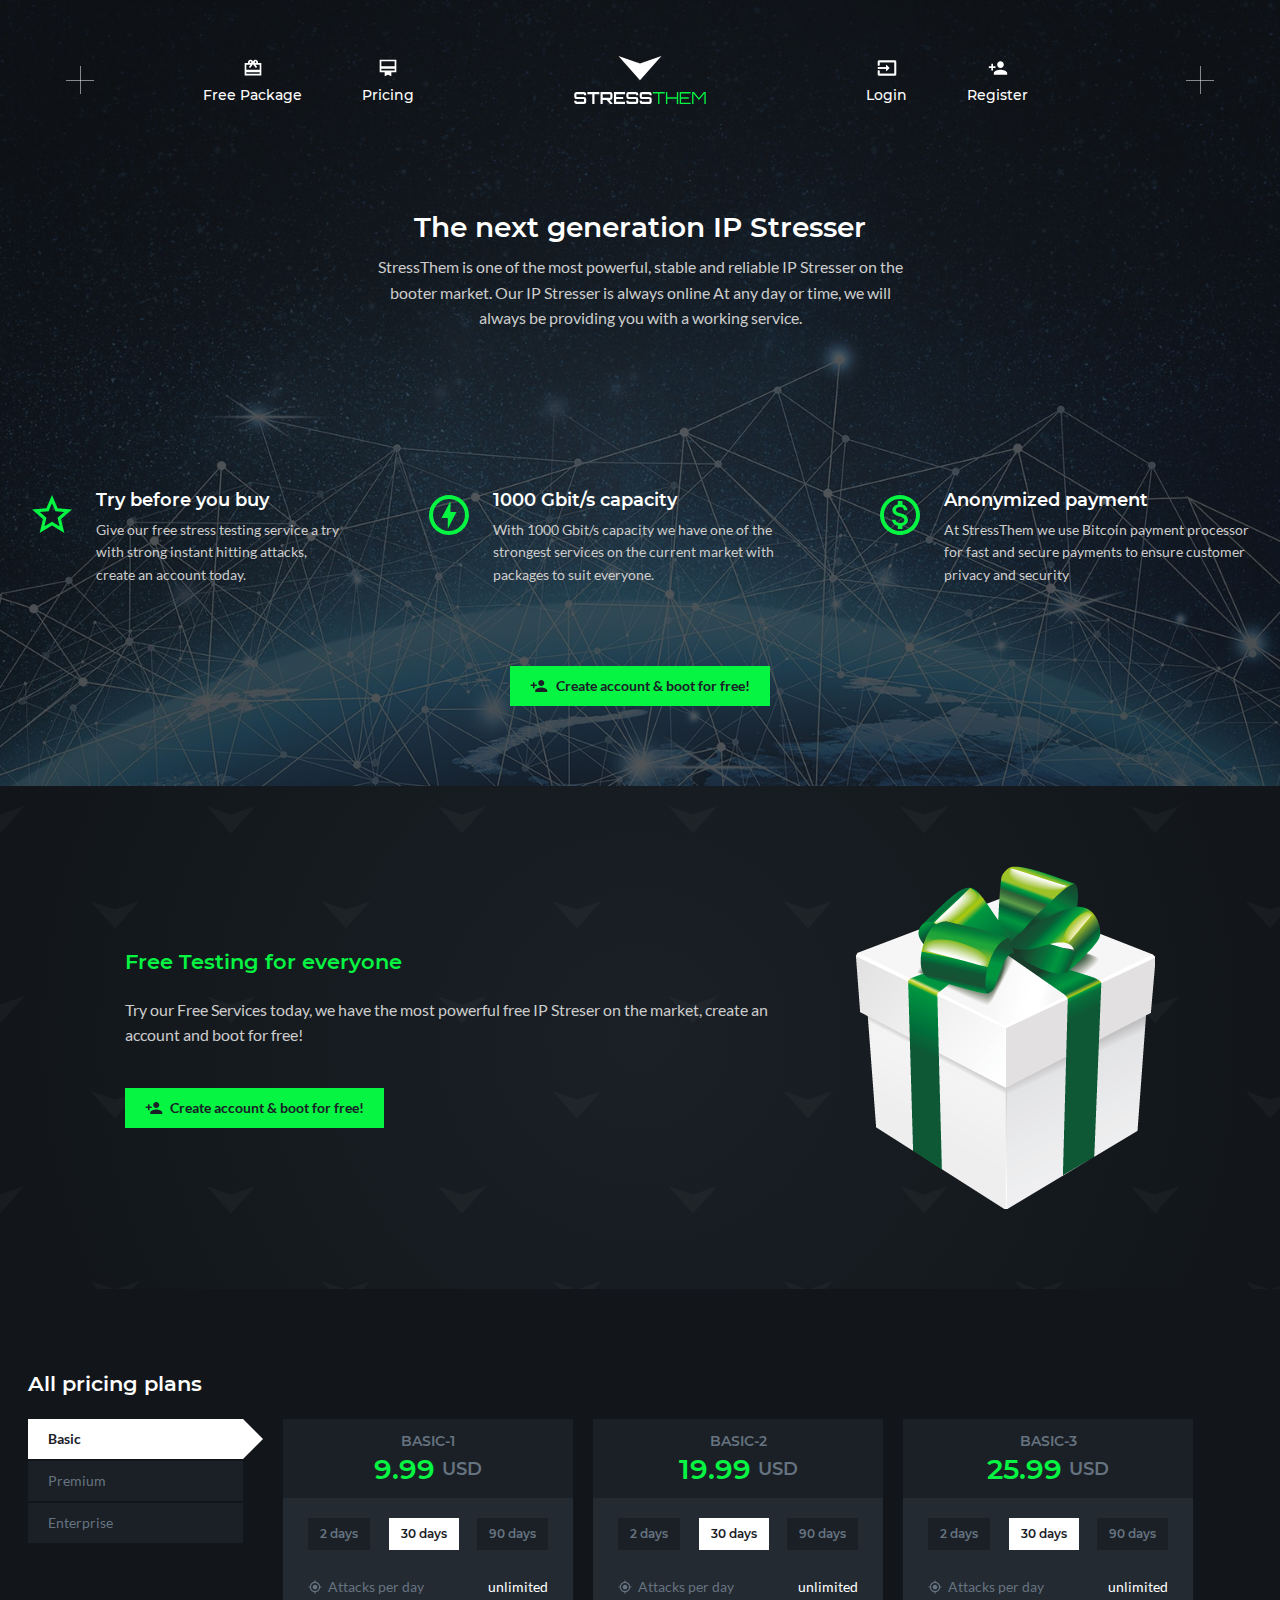
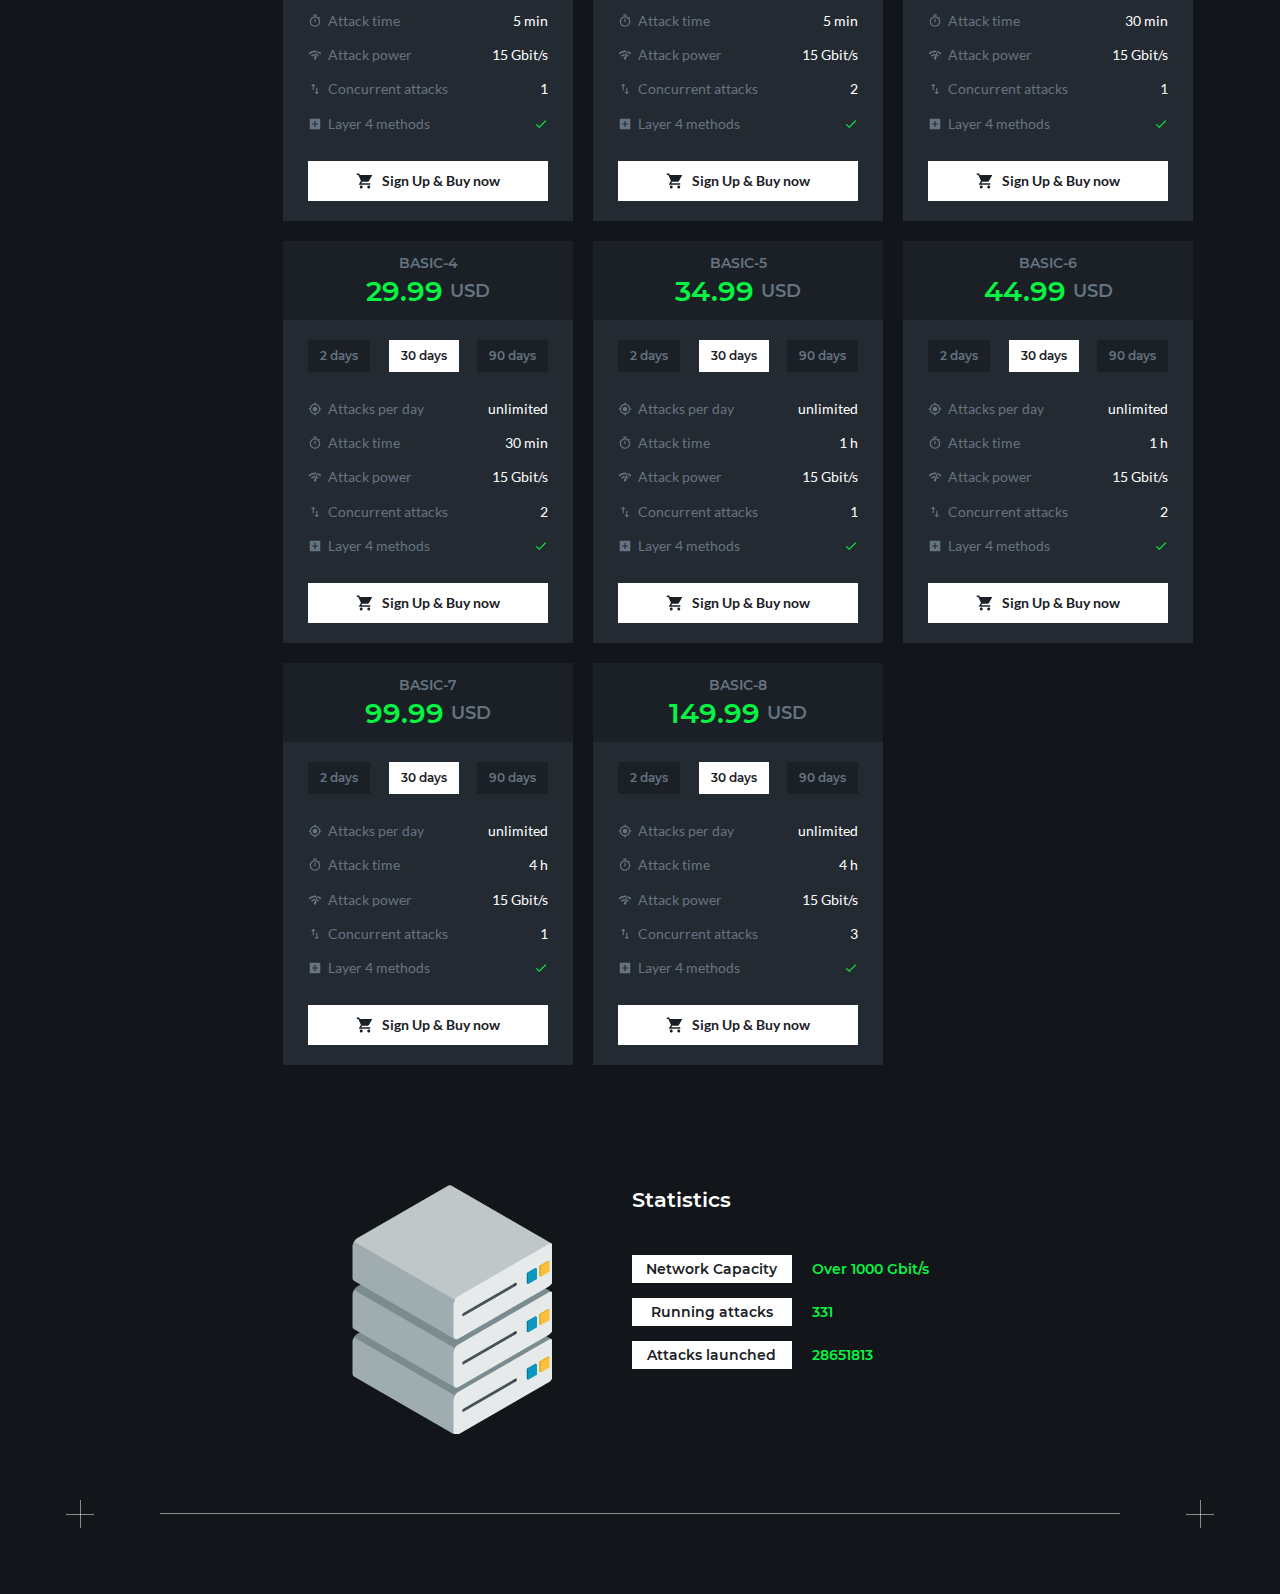
<file: index.html>
<!doctype html><html lang="en">
<!-- Mirrored from www.stressthem.to/ by HTTrack Website Copier/3.x [XR&CO'2014], Sat, 05 Dec 2020 19:42:44 GMT -->
<!-- Added by HTTrack --><meta http-equiv="content-type" content="text/html;charset=UTF-8" /><!-- /Added by HTTrack -->
<head><meta charset="utf-8"><meta http-equiv="X-UA-Compatible" content="IE=edge"><meta name="viewport" content="width=device-width, minimum-scale=1, initial-scale=1, shrink-to-fit=no"><title>StressThem.to - The next generation IP Stresser</title><meta property="og:image" content="assets/images/og-image.jpg"><meta name="twitter:image" content="assets/images/og-image.jpg"><meta name="apple-mobile-web-app-capable" content="yes"><meta name="apple-touch-fullscreen" content="yes"><meta name="description" content="StressThem is the strongest Booter on the market with a total capacity of 1000Gbit/s.<br> Sign up and receive a free plan."><meta name="keywords" content="free ip stresser,free ip booter,booter,ip stresser,stresser,booter"><meta name="format-detection" content="telephone=no"><meta name="mobile-web-app-capable" content="yes"><meta name="application-url" content="index.html"><meta name="apple-mobile-web-app-title" content="StressThem"><meta name="application-name" content="StressThem"><meta name="apple-mobile-web-app-status-bar-style" content="default"><meta name="theme-color" content="#06f442"><meta name="thumbnail" content="assets/images/og-image.jpg"><link rel="canonical" href="index.html"><link rel="shortcut" href="favicon.ico"><link rel="icon" href="favicon.ico"><link rel="stylesheet" href="assets/styles/font.css"><link rel="stylesheet" href="assets/styles/idealize.css"><link rel="stylesheet" href="assets/styles/base.css"><link rel="stylesheet" href="assets/styles/style.css"><link rel="stylesheet" href="assets/styles/responsive.css" media="(max-width: 1920px)"><script async src="https://www.googletagmanager.com/gtag/js?id=UA-123567114-1"></script><script> window.dataLayer = window.dataLayer || []; function gtag(){dataLayer.push(arguments);} gtag('js', new Date()); gtag('config', 'UA-123567114-1');</script></head><body><div class="authcontent"><header><div class="container"><ul class="menu sf" style="justify-content: flex-end"><li><a href="#free" class="sf"><svg class="icon" xmlns="http://www.w3.org/2000/svg" viewBox="0 0 24 24"><path fill="none" d="M0 0h24v24H0V0z"/><g><path d="M22 6h-4.18c.11-.31.18-.65.18-1 0-1.66-1.34-3-3-3-1.05 0-1.96.54-2.5 1.35l-.5.67-.5-.68C10.96 2.54 10.05 2 9 2 7.34 2 6 3.34 6 5c0 .35.07.69.18 1H2.01v15H22V6zm-7-2c.55 0 1 .45 1 1s-.45 1-1 1-1-.45-1-1 .45-1 1-1zM9 4c.55 0 1 .45 1 1s-.45 1-1 1-1-.45-1-1 .45-1 1-1zm11 15H4v-2h16v2zm0-5H4V8h5.08L7 10.83 8.62 12 12 7.4l3.38 4.6L17 10.83 14.92 8H20v6z"/></g></svg><span>Free Package</span></a></li><li><a href="#pricing" class="sf"><svg class="icon" xmlns="http://www.w3.org/2000/svg" viewBox="0 0 24 24"><path fill="none" d="M0 0h24v24H0V0z"/><g><path d="M22 2H2v15h6v5l4-2 4 2v-5h6V2zm-2 13H4v-2h16v2zm0-5H4V4h16v6z"/></g></svg><span>Pricing</span></a></li></ul><a href="index.html" class="logo sf"><svg class="ns" width="132" height="48"><use xlink:href="assets/images/logo.svg#logo"></use></svg></a><ul class="menu sf" style="justify-content: flex-start"><li><a href="login.html" class="sf"><svg class="icon" xmlns="http://www.w3.org/2000/svg" viewBox="0 0 24 24"><g fill="none"><path d="M0 0h24v24H0V0z"/><path opacity=".87" d="M0 0h24v24H0V0z"/></g><path d="M21 3.01H3c-1.1 0-2 .9-2 2V9h2V4.99h18v14.03H3V15H1v4.01c0 1.1.9 1.98 2 1.98h18c1.1 0 2-.88 2-1.98v-14c0-1.11-.9-2-2-2zM11 16l4-4-4-4v3H1v2h10v3z"/><path d="M23 3.01H1V9h2V4.99h18v14.03H3V15H1v5.99h22V3.01zM11 16l4-4-4-4v3H1v2h10v3z"/></svg><span>Login</span></a></li><li><a href="register.html" class="sf"><svg class="icon" xmlns="http://www.w3.org/2000/svg" viewBox="0 0 24 24"><path fill="none" d="M0 0h24v24H0V0z"/><g><path d="M15 12c2.21 0 4-1.79 4-4s-1.79-4-4-4-4 1.79-4 4 1.79 4 4 4zm-9-2V7H4v3H1v2h3v3h2v-3h3v-2H6zm9 4c-2.67 0-8 1.34-8 4v2h16v-2c0-2.66-5.33-4-8-4z"/></g></svg><span>Register</span></a></li></ul></div></header><main><div class="container home"><div class="hlead"><h1>The next generation IP Stresser</h1><p>StressThem is one of the most powerful, stable and reliable IP Stresser on the booter market. Our IP Stresser is always online At any day or time, we will always be providing you with a working service.</p></div><div class="bens"><div><span class="iconwrap"><svg class="icon" xmlns="http://www.w3.org/2000/svg" viewBox="0 0 24 24"><path fill="none" d="M0 0h24v24H0V0z"/><path d="M22 9.24l-7.19-.62L12 2 9.19 8.63 2 9.24l5.46 4.73L5.82 21 12 17.27 18.18 21l-1.63-7.03L22 9.24zM12 15.4l-3.76 2.27 1-4.28-3.32-2.88 4.38-.38L12 6.1l1.71 4.04 4.38.38-3.32 2.88 1 4.28L12 15.4z"/></svg></span><div><span class="heading">Try before you buy</span><p>Give our free stress testing service a try with strong instant hitting attacks, create an account today.</p></div></div><div><span class="iconwrap"><svg class="icon" xmlns="http://www.w3.org/2000/svg" viewBox="0 0 24 24"><path fill="none" d="M0 0h24v24H0z"/><path d="M12 2.02c-5.51 0-9.98 4.47-9.98 9.98s4.47 9.98 9.98 9.98 9.98-4.47 9.98-9.98S17.51 2.02 12 2.02zm0 17.96c-4.4 0-7.98-3.58-7.98-7.98S7.6 4.02 12 4.02 19.98 7.6 19.98 12 16.4 19.98 12 19.98z"/><path d="M12.75 5l-4.5 8.5h3.14V19l4.36-8.5h-3z"/></svg></span><div><span class="heading">1000 Gbit/s capacity</span><p>With 1000 Gbit/s capacity we have one of the strongest services on the current market with packages to suit everyone.</p></div></div><div><span class="iconwrap"><svg class="icon" xmlns="http://www.w3.org/2000/svg" viewBox="0 0 24 24"><path fill="none" d="M0 0h24v24H0V0z"/><g><path d="M12 2C6.48 2 2 6.48 2 12s4.48 10 10 10 10-4.48 10-10S17.52 2 12 2zm0 18c-4.41 0-8-3.59-8-8s3.59-8 8-8 8 3.59 8 8-3.59 8-8 8z"/><path d="M12.31 11.14c-1.77-.45-2.34-.94-2.34-1.67 0-.84.79-1.43 2.1-1.43 1.38 0 1.9.66 1.94 1.64h1.71c-.05-1.34-.87-2.57-2.49-2.97V5H10.9v1.69c-1.51.32-2.72 1.3-2.72 2.81 0 1.79 1.49 2.69 3.66 3.21 1.95.46 2.34 1.15 2.34 1.87 0 .53-.39 1.39-2.1 1.39-1.6 0-2.23-.72-2.32-1.64H8.04c.1 1.7 1.36 2.66 2.86 2.97V19h2.34v-1.67c1.52-.29 2.72-1.16 2.73-2.77-.01-2.2-1.9-2.96-3.66-3.42z"/></g></svg></span><div><span class="heading">Anonymized payment</span><p>At StressThem we use Bitcoin payment processor for fast and secure payments to ensure customer privacy and security</p></div></div></div><div style="text-align: center"><a href="register.html" class="btn sf color"><svg class="icon" xmlns="http://www.w3.org/2000/svg" viewBox="0 0 24 24"><path fill="none" d="M0 0h24v24H0V0z"/><g><path d="M15 12c2.21 0 4-1.79 4-4s-1.79-4-4-4-4 1.79-4 4 1.79 4 4 4zm-9-2V7H4v3H1v2h3v3h2v-3h3v-2H6zm9 4c-2.67 0-8 1.34-8 4v2h16v-2c0-2.66-5.33-4-8-4z"/></g></svg>Create account &amp; boot for free!</a></div></div><div id="free" class="darkbg"><div class="container flex home"><div><h2>Free Testing for everyone</h2><p>Try our Free Services today, we have the most powerful free IP Streser on the market, create an account and boot for free!</p><a href="register.html" class="btn sf color"><svg class="icon" xmlns="http://www.w3.org/2000/svg" viewBox="0 0 24 24"><path fill="none" d="M0 0h24v24H0V0z"/><g><path d="M15 12c2.21 0 4-1.79 4-4s-1.79-4-4-4-4 1.79-4 4 1.79 4 4 4zm-9-2V7H4v3H1v2h3v3h2v-3h3v-2H6zm9 4c-2.67 0-8 1.34-8 4v2h16v-2c0-2.66-5.33-4-8-4z"/></g></svg>Create account &amp; boot for free!</a></div><img src="assets/images/gift.png" width="300" height="343" alt="Free Testing"></div></div><div id="pricing" class="container home"><h2 style="margin-bottom: 20px">All pricing plans</h2><div class="flexwrap"><div><ul class="verticaltabs jstabs sf"><li class="active" data-tab="t1">Basic</li><li data-tab="t9">Premium</li><li data-tab="t12">Enterprise</li></ul></div><div id="t1" class="planswrap" ><div class="plan smoothin"><div class="head"><span class="name">BASIC-1</span><span id="p2d2" class="price" hidden>2.99</span><span id="p2d30" class="price" >9.99</span><span id="p2d90" class="price" hidden>25.99</span><span class="currency">USD</span></div><div class="inner"><div class="period jstabs"><button class=" sf" data-tab="p2d2" type="button">2 days</button><button class="active sf" data-tab="p2d30" type="button">30 days</button><button class=" sf" data-tab="p2d90" type="button">90 days</button></div><table class="conditions"><tr><th><svg class="icon intext" xmlns="http://www.w3.org/2000/svg" viewBox="0 0 24 24"><path fill="none" d="M0 0h24v24H0V0z"/><path d="M12 8c-2.21 0-4 1.79-4 4s1.79 4 4 4 4-1.79 4-4-1.79-4-4-4zm8.94 3c-.46-4.17-3.77-7.48-7.94-7.94V1h-2v2.06C6.83 3.52 3.52 6.83 3.06 11H1v2h2.06c.46 4.17 3.77 7.48 7.94 7.94V23h2v-2.06c4.17-.46 7.48-3.77 7.94-7.94H23v-2h-2.06zM12 19c-3.87 0-7-3.13-7-7s3.13-7 7-7 7 3.13 7 7-3.13 7-7 7z"/></svg>Attacks per day</th><td>unlimited</td></tr><tr><th><svg class="icon intext" xmlns="http://www.w3.org/2000/svg" viewBox="0 0 24 24"><path fill="none" d="M0 0h24v24H0V0z"/><g><path d="M15 1H9v2h6V1zm-4 13h2V8h-2v6zm8.03-6.61l1.42-1.42c-.43-.51-.9-.99-1.41-1.41l-1.42 1.42C16.07 4.74 14.12 4 12 4c-4.97 0-9 4.03-9 9s4.02 9 9 9 9-4.03 9-9c0-2.12-.74-4.07-1.97-5.61zM12 20c-3.87 0-7-3.13-7-7s3.13-7 7-7 7 3.13 7 7-3.13 7-7 7z"/></g></svg>Attack time</th><td>5 min</td></tr><tr><th><svg class="icon intext" xmlns="http://www.w3.org/2000/svg" viewBox="0 0 24 24"><path fill="none" d="M0 0h24v24H0V0z"/><g><path d="M15.9 5c-.17 0-.32.09-.41.23l-.07.15-5.18 11.65c-.16.29-.26.61-.26.96 0 1.11.9 2.01 2.01 2.01.96 0 1.77-.68 1.96-1.59l.01-.03L16.4 5.5c0-.28-.22-.5-.5-.5zM1 9l2 2c2.88-2.88 6.79-4.08 10.53-3.62l1.19-2.68C9.89 3.84 4.74 5.27 1 9zm20 2l2-2c-1.64-1.64-3.55-2.82-5.59-3.57l-.53 2.82c1.5.62 2.9 1.53 4.12 2.75zm-4 4l2-2c-.8-.8-1.7-1.42-2.66-1.89l-.55 2.92c.42.27.83.59 1.21.97zM5 13l2 2c1.13-1.13 2.56-1.79 4.03-2l1.28-2.88c-2.63-.08-5.3.87-7.31 2.88z"/></g></svg>Attack power</th><td>15 Gbit/s</td></tr><tr><th><svg class="icon intext" xmlns="http://www.w3.org/2000/svg" viewBox="0 0 24 24"><path fill="none" d="M0 0h24v24H0V0z"/><g><path d="M16 17.01V10h-2v7.01h-3L15 21l4-3.99h-3zM9 3L5 6.99h3V14h2V6.99h3L9 3z"/></g></svg>Concurrent attacks</th><td>1</td></tr><tr><th><svg class="icon intext" xmlns="http://www.w3.org/2000/svg" viewBox="0 0 24 24"><path fill="none" d="M0 0h24v24H0V0z"/><path d="M21 3H3v18h18V3zm-4 10h-4v4h-2v-4H7v-2h4V7h2v4h4v2z"/></svg>Layer 4 methods</th><td><svg class="icon green" xmlns="http://www.w3.org/2000/svg" viewBox="0 0 24 24"><path d="M0 0h24v24H0z" fill="none"/><path d="M9 16.17L4.83 12l-1.42 1.41L9 19 21 7l-1.41-1.41z"/></svg></td></tr></table><a href="register.html" class="btn sf"><svg class="icon" xmlns="http://www.w3.org/2000/svg" viewBox="0 0 24 24"><path fill="none" d="M0 0h24v24H0V0z"/><path d="M17 18c-1.1 0-1.99.9-1.99 2s.89 2 1.99 2 2-.9 2-2-.9-2-2-2zM7 18c-1.1 0-1.99.9-1.99 2S5.9 22 7 22s2-.9 2-2-.9-2-2-2zM7 15l1.1-2h7.45c.75 0 1.41-.41 1.75-1.03L21.7 4H5.21l-.94-2H1v2h2l3.6 7.59L3.62 17H19v-2H7z"/></svg>Sign Up &amp; Buy now</span></a></div></div><div class="plan smoothin"><div class="head"><span class="name">BASIC-2</span><span id="p3d2" class="price" hidden>3.99</span><span id="p3d30" class="price" >19.99</span><span id="p3d90" class="price" hidden>49.99</span><span class="currency">USD</span></div><div class="inner"><div class="period jstabs"><button class=" sf" data-tab="p3d2" type="button">2 days</button><button class="active sf" data-tab="p3d30" type="button">30 days</button><button class=" sf" data-tab="p3d90" type="button">90 days</button></div><table class="conditions"><tr><th><svg class="icon intext" xmlns="http://www.w3.org/2000/svg" viewBox="0 0 24 24"><path fill="none" d="M0 0h24v24H0V0z"/><path d="M12 8c-2.21 0-4 1.79-4 4s1.79 4 4 4 4-1.79 4-4-1.79-4-4-4zm8.94 3c-.46-4.17-3.77-7.48-7.94-7.94V1h-2v2.06C6.83 3.52 3.52 6.83 3.06 11H1v2h2.06c.46 4.17 3.77 7.48 7.94 7.94V23h2v-2.06c4.17-.46 7.48-3.77 7.94-7.94H23v-2h-2.06zM12 19c-3.87 0-7-3.13-7-7s3.13-7 7-7 7 3.13 7 7-3.13 7-7 7z"/></svg>Attacks per day</th><td>unlimited</td></tr><tr><th><svg class="icon intext" xmlns="http://www.w3.org/2000/svg" viewBox="0 0 24 24"><path fill="none" d="M0 0h24v24H0V0z"/><g><path d="M15 1H9v2h6V1zm-4 13h2V8h-2v6zm8.03-6.61l1.42-1.42c-.43-.51-.9-.99-1.41-1.41l-1.42 1.42C16.07 4.74 14.12 4 12 4c-4.97 0-9 4.03-9 9s4.02 9 9 9 9-4.03 9-9c0-2.12-.74-4.07-1.97-5.61zM12 20c-3.87 0-7-3.13-7-7s3.13-7 7-7 7 3.13 7 7-3.13 7-7 7z"/></g></svg>Attack time</th><td>5 min</td></tr><tr><th><svg class="icon intext" xmlns="http://www.w3.org/2000/svg" viewBox="0 0 24 24"><path fill="none" d="M0 0h24v24H0V0z"/><g><path d="M15.9 5c-.17 0-.32.09-.41.23l-.07.15-5.18 11.65c-.16.29-.26.61-.26.96 0 1.11.9 2.01 2.01 2.01.96 0 1.77-.68 1.96-1.59l.01-.03L16.4 5.5c0-.28-.22-.5-.5-.5zM1 9l2 2c2.88-2.88 6.79-4.08 10.53-3.62l1.19-2.68C9.89 3.84 4.74 5.27 1 9zm20 2l2-2c-1.64-1.64-3.55-2.82-5.59-3.57l-.53 2.82c1.5.62 2.9 1.53 4.12 2.75zm-4 4l2-2c-.8-.8-1.7-1.42-2.66-1.89l-.55 2.92c.42.27.83.59 1.21.97zM5 13l2 2c1.13-1.13 2.56-1.79 4.03-2l1.28-2.88c-2.63-.08-5.3.87-7.31 2.88z"/></g></svg>Attack power</th><td>15 Gbit/s</td></tr><tr><th><svg class="icon intext" xmlns="http://www.w3.org/2000/svg" viewBox="0 0 24 24"><path fill="none" d="M0 0h24v24H0V0z"/><g><path d="M16 17.01V10h-2v7.01h-3L15 21l4-3.99h-3zM9 3L5 6.99h3V14h2V6.99h3L9 3z"/></g></svg>Concurrent attacks</th><td>2</td></tr><tr><th><svg class="icon intext" xmlns="http://www.w3.org/2000/svg" viewBox="0 0 24 24"><path fill="none" d="M0 0h24v24H0V0z"/><path d="M21 3H3v18h18V3zm-4 10h-4v4h-2v-4H7v-2h4V7h2v4h4v2z"/></svg>Layer 4 methods</th><td><svg class="icon green" xmlns="http://www.w3.org/2000/svg" viewBox="0 0 24 24"><path d="M0 0h24v24H0z" fill="none"/><path d="M9 16.17L4.83 12l-1.42 1.41L9 19 21 7l-1.41-1.41z"/></svg></td></tr></table><a href="register.html" class="btn sf"><svg class="icon" xmlns="http://www.w3.org/2000/svg" viewBox="0 0 24 24"><path fill="none" d="M0 0h24v24H0V0z"/><path d="M17 18c-1.1 0-1.99.9-1.99 2s.89 2 1.99 2 2-.9 2-2-.9-2-2-2zM7 18c-1.1 0-1.99.9-1.99 2S5.9 22 7 22s2-.9 2-2-.9-2-2-2zM7 15l1.1-2h7.45c.75 0 1.41-.41 1.75-1.03L21.7 4H5.21l-.94-2H1v2h2l3.6 7.59L3.62 17H19v-2H7z"/></svg>Sign Up &amp; Buy now</span></a></div></div><div class="plan smoothin"><div class="head"><span class="name">BASIC-3</span><span id="p4d2" class="price" hidden>4.99</span><span id="p4d30" class="price" >25.99</span><span id="p4d90" class="price" hidden>69.99</span><span class="currency">USD</span></div><div class="inner"><div class="period jstabs"><button class=" sf" data-tab="p4d2" type="button">2 days</button><button class="active sf" data-tab="p4d30" type="button">30 days</button><button class=" sf" data-tab="p4d90" type="button">90 days</button></div><table class="conditions"><tr><th><svg class="icon intext" xmlns="http://www.w3.org/2000/svg" viewBox="0 0 24 24"><path fill="none" d="M0 0h24v24H0V0z"/><path d="M12 8c-2.21 0-4 1.79-4 4s1.79 4 4 4 4-1.79 4-4-1.79-4-4-4zm8.94 3c-.46-4.17-3.77-7.48-7.94-7.94V1h-2v2.06C6.83 3.52 3.52 6.83 3.06 11H1v2h2.06c.46 4.17 3.77 7.48 7.94 7.94V23h2v-2.06c4.17-.46 7.48-3.77 7.94-7.94H23v-2h-2.06zM12 19c-3.87 0-7-3.13-7-7s3.13-7 7-7 7 3.13 7 7-3.13 7-7 7z"/></svg>Attacks per day</th><td>unlimited</td></tr><tr><th><svg class="icon intext" xmlns="http://www.w3.org/2000/svg" viewBox="0 0 24 24"><path fill="none" d="M0 0h24v24H0V0z"/><g><path d="M15 1H9v2h6V1zm-4 13h2V8h-2v6zm8.03-6.61l1.42-1.42c-.43-.51-.9-.99-1.41-1.41l-1.42 1.42C16.07 4.74 14.12 4 12 4c-4.97 0-9 4.03-9 9s4.02 9 9 9 9-4.03 9-9c0-2.12-.74-4.07-1.97-5.61zM12 20c-3.87 0-7-3.13-7-7s3.13-7 7-7 7 3.13 7 7-3.13 7-7 7z"/></g></svg>Attack time</th><td>30 min</td></tr><tr><th><svg class="icon intext" xmlns="http://www.w3.org/2000/svg" viewBox="0 0 24 24"><path fill="none" d="M0 0h24v24H0V0z"/><g><path d="M15.9 5c-.17 0-.32.09-.41.23l-.07.15-5.18 11.65c-.16.29-.26.61-.26.96 0 1.11.9 2.01 2.01 2.01.96 0 1.77-.68 1.96-1.59l.01-.03L16.4 5.5c0-.28-.22-.5-.5-.5zM1 9l2 2c2.88-2.88 6.79-4.08 10.53-3.62l1.19-2.68C9.89 3.84 4.74 5.27 1 9zm20 2l2-2c-1.64-1.64-3.55-2.82-5.59-3.57l-.53 2.82c1.5.62 2.9 1.53 4.12 2.75zm-4 4l2-2c-.8-.8-1.7-1.42-2.66-1.89l-.55 2.92c.42.27.83.59 1.21.97zM5 13l2 2c1.13-1.13 2.56-1.79 4.03-2l1.28-2.88c-2.63-.08-5.3.87-7.31 2.88z"/></g></svg>Attack power</th><td>15 Gbit/s</td></tr><tr><th><svg class="icon intext" xmlns="http://www.w3.org/2000/svg" viewBox="0 0 24 24"><path fill="none" d="M0 0h24v24H0V0z"/><g><path d="M16 17.01V10h-2v7.01h-3L15 21l4-3.99h-3zM9 3L5 6.99h3V14h2V6.99h3L9 3z"/></g></svg>Concurrent attacks</th><td>1</td></tr><tr><th><svg class="icon intext" xmlns="http://www.w3.org/2000/svg" viewBox="0 0 24 24"><path fill="none" d="M0 0h24v24H0V0z"/><path d="M21 3H3v18h18V3zm-4 10h-4v4h-2v-4H7v-2h4V7h2v4h4v2z"/></svg>Layer 4 methods</th><td><svg class="icon green" xmlns="http://www.w3.org/2000/svg" viewBox="0 0 24 24"><path d="M0 0h24v24H0z" fill="none"/><path d="M9 16.17L4.83 12l-1.42 1.41L9 19 21 7l-1.41-1.41z"/></svg></td></tr></table><a href="register.html" class="btn sf"><svg class="icon" xmlns="http://www.w3.org/2000/svg" viewBox="0 0 24 24"><path fill="none" d="M0 0h24v24H0V0z"/><path d="M17 18c-1.1 0-1.99.9-1.99 2s.89 2 1.99 2 2-.9 2-2-.9-2-2-2zM7 18c-1.1 0-1.99.9-1.99 2S5.9 22 7 22s2-.9 2-2-.9-2-2-2zM7 15l1.1-2h7.45c.75 0 1.41-.41 1.75-1.03L21.7 4H5.21l-.94-2H1v2h2l3.6 7.59L3.62 17H19v-2H7z"/></svg>Sign Up &amp; Buy now</span></a></div></div><div class="plan smoothin"><div class="head"><span class="name">BASIC-4</span><span id="p5d2" class="price" hidden>4.99</span><span id="p5d30" class="price" >29.99</span><span id="p5d90" class="price" hidden>79.99</span><span class="currency">USD</span></div><div class="inner"><div class="period jstabs"><button class=" sf" data-tab="p5d2" type="button">2 days</button><button class="active sf" data-tab="p5d30" type="button">30 days</button><button class=" sf" data-tab="p5d90" type="button">90 days</button></div><table class="conditions"><tr><th><svg class="icon intext" xmlns="http://www.w3.org/2000/svg" viewBox="0 0 24 24"><path fill="none" d="M0 0h24v24H0V0z"/><path d="M12 8c-2.21 0-4 1.79-4 4s1.79 4 4 4 4-1.79 4-4-1.79-4-4-4zm8.94 3c-.46-4.17-3.77-7.48-7.94-7.94V1h-2v2.06C6.83 3.52 3.52 6.83 3.06 11H1v2h2.06c.46 4.17 3.77 7.48 7.94 7.94V23h2v-2.06c4.17-.46 7.48-3.77 7.94-7.94H23v-2h-2.06zM12 19c-3.87 0-7-3.13-7-7s3.13-7 7-7 7 3.13 7 7-3.13 7-7 7z"/></svg>Attacks per day</th><td>unlimited</td></tr><tr><th><svg class="icon intext" xmlns="http://www.w3.org/2000/svg" viewBox="0 0 24 24"><path fill="none" d="M0 0h24v24H0V0z"/><g><path d="M15 1H9v2h6V1zm-4 13h2V8h-2v6zm8.03-6.61l1.42-1.42c-.43-.51-.9-.99-1.41-1.41l-1.42 1.42C16.07 4.74 14.12 4 12 4c-4.97 0-9 4.03-9 9s4.02 9 9 9 9-4.03 9-9c0-2.12-.74-4.07-1.97-5.61zM12 20c-3.87 0-7-3.13-7-7s3.13-7 7-7 7 3.13 7 7-3.13 7-7 7z"/></g></svg>Attack time</th><td>30 min</td></tr><tr><th><svg class="icon intext" xmlns="http://www.w3.org/2000/svg" viewBox="0 0 24 24"><path fill="none" d="M0 0h24v24H0V0z"/><g><path d="M15.9 5c-.17 0-.32.09-.41.23l-.07.15-5.18 11.65c-.16.29-.26.61-.26.96 0 1.11.9 2.01 2.01 2.01.96 0 1.77-.68 1.96-1.59l.01-.03L16.4 5.5c0-.28-.22-.5-.5-.5zM1 9l2 2c2.88-2.88 6.79-4.08 10.53-3.62l1.19-2.68C9.89 3.84 4.74 5.27 1 9zm20 2l2-2c-1.64-1.64-3.55-2.82-5.59-3.57l-.53 2.82c1.5.62 2.9 1.53 4.12 2.75zm-4 4l2-2c-.8-.8-1.7-1.42-2.66-1.89l-.55 2.92c.42.27.83.59 1.21.97zM5 13l2 2c1.13-1.13 2.56-1.79 4.03-2l1.28-2.88c-2.63-.08-5.3.87-7.31 2.88z"/></g></svg>Attack power</th><td>15 Gbit/s</td></tr><tr><th><svg class="icon intext" xmlns="http://www.w3.org/2000/svg" viewBox="0 0 24 24"><path fill="none" d="M0 0h24v24H0V0z"/><g><path d="M16 17.01V10h-2v7.01h-3L15 21l4-3.99h-3zM9 3L5 6.99h3V14h2V6.99h3L9 3z"/></g></svg>Concurrent attacks</th><td>2</td></tr><tr><th><svg class="icon intext" xmlns="http://www.w3.org/2000/svg" viewBox="0 0 24 24"><path fill="none" d="M0 0h24v24H0V0z"/><path d="M21 3H3v18h18V3zm-4 10h-4v4h-2v-4H7v-2h4V7h2v4h4v2z"/></svg>Layer 4 methods</th><td><svg class="icon green" xmlns="http://www.w3.org/2000/svg" viewBox="0 0 24 24"><path d="M0 0h24v24H0z" fill="none"/><path d="M9 16.17L4.83 12l-1.42 1.41L9 19 21 7l-1.41-1.41z"/></svg></td></tr></table><a href="register.html" class="btn sf"><svg class="icon" xmlns="http://www.w3.org/2000/svg" viewBox="0 0 24 24"><path fill="none" d="M0 0h24v24H0V0z"/><path d="M17 18c-1.1 0-1.99.9-1.99 2s.89 2 1.99 2 2-.9 2-2-.9-2-2-2zM7 18c-1.1 0-1.99.9-1.99 2S5.9 22 7 22s2-.9 2-2-.9-2-2-2zM7 15l1.1-2h7.45c.75 0 1.41-.41 1.75-1.03L21.7 4H5.21l-.94-2H1v2h2l3.6 7.59L3.62 17H19v-2H7z"/></svg>Sign Up &amp; Buy now</span></a></div></div><div class="plan smoothin"><div class="head"><span class="name">BASIC-5</span><span id="p6d2" class="price" hidden>5.99</span><span id="p6d30" class="price" >34.99</span><span id="p6d90" class="price" hidden>89.99</span><span class="currency">USD</span></div><div class="inner"><div class="period jstabs"><button class=" sf" data-tab="p6d2" type="button">2 days</button><button class="active sf" data-tab="p6d30" type="button">30 days</button><button class=" sf" data-tab="p6d90" type="button">90 days</button></div><table class="conditions"><tr><th><svg class="icon intext" xmlns="http://www.w3.org/2000/svg" viewBox="0 0 24 24"><path fill="none" d="M0 0h24v24H0V0z"/><path d="M12 8c-2.21 0-4 1.79-4 4s1.79 4 4 4 4-1.79 4-4-1.79-4-4-4zm8.94 3c-.46-4.17-3.77-7.48-7.94-7.94V1h-2v2.06C6.83 3.52 3.52 6.83 3.06 11H1v2h2.06c.46 4.17 3.77 7.48 7.94 7.94V23h2v-2.06c4.17-.46 7.48-3.77 7.94-7.94H23v-2h-2.06zM12 19c-3.87 0-7-3.13-7-7s3.13-7 7-7 7 3.13 7 7-3.13 7-7 7z"/></svg>Attacks per day</th><td>unlimited</td></tr><tr><th><svg class="icon intext" xmlns="http://www.w3.org/2000/svg" viewBox="0 0 24 24"><path fill="none" d="M0 0h24v24H0V0z"/><g><path d="M15 1H9v2h6V1zm-4 13h2V8h-2v6zm8.03-6.61l1.42-1.42c-.43-.51-.9-.99-1.41-1.41l-1.42 1.42C16.07 4.74 14.12 4 12 4c-4.97 0-9 4.03-9 9s4.02 9 9 9 9-4.03 9-9c0-2.12-.74-4.07-1.97-5.61zM12 20c-3.87 0-7-3.13-7-7s3.13-7 7-7 7 3.13 7 7-3.13 7-7 7z"/></g></svg>Attack time</th><td>1 h</td></tr><tr><th><svg class="icon intext" xmlns="http://www.w3.org/2000/svg" viewBox="0 0 24 24"><path fill="none" d="M0 0h24v24H0V0z"/><g><path d="M15.9 5c-.17 0-.32.09-.41.23l-.07.15-5.18 11.65c-.16.29-.26.61-.26.96 0 1.11.9 2.01 2.01 2.01.96 0 1.77-.68 1.96-1.59l.01-.03L16.4 5.5c0-.28-.22-.5-.5-.5zM1 9l2 2c2.88-2.88 6.79-4.08 10.53-3.62l1.19-2.68C9.89 3.84 4.74 5.27 1 9zm20 2l2-2c-1.64-1.64-3.55-2.82-5.59-3.57l-.53 2.82c1.5.62 2.9 1.53 4.12 2.75zm-4 4l2-2c-.8-.8-1.7-1.42-2.66-1.89l-.55 2.92c.42.27.83.59 1.21.97zM5 13l2 2c1.13-1.13 2.56-1.79 4.03-2l1.28-2.88c-2.63-.08-5.3.87-7.31 2.88z"/></g></svg>Attack power</th><td>15 Gbit/s</td></tr><tr><th><svg class="icon intext" xmlns="http://www.w3.org/2000/svg" viewBox="0 0 24 24"><path fill="none" d="M0 0h24v24H0V0z"/><g><path d="M16 17.01V10h-2v7.01h-3L15 21l4-3.99h-3zM9 3L5 6.99h3V14h2V6.99h3L9 3z"/></g></svg>Concurrent attacks</th><td>1</td></tr><tr><th><svg class="icon intext" xmlns="http://www.w3.org/2000/svg" viewBox="0 0 24 24"><path fill="none" d="M0 0h24v24H0V0z"/><path d="M21 3H3v18h18V3zm-4 10h-4v4h-2v-4H7v-2h4V7h2v4h4v2z"/></svg>Layer 4 methods</th><td><svg class="icon green" xmlns="http://www.w3.org/2000/svg" viewBox="0 0 24 24"><path d="M0 0h24v24H0z" fill="none"/><path d="M9 16.17L4.83 12l-1.42 1.41L9 19 21 7l-1.41-1.41z"/></svg></td></tr></table><a href="register.html" class="btn sf"><svg class="icon" xmlns="http://www.w3.org/2000/svg" viewBox="0 0 24 24"><path fill="none" d="M0 0h24v24H0V0z"/><path d="M17 18c-1.1 0-1.99.9-1.99 2s.89 2 1.99 2 2-.9 2-2-.9-2-2-2zM7 18c-1.1 0-1.99.9-1.99 2S5.9 22 7 22s2-.9 2-2-.9-2-2-2zM7 15l1.1-2h7.45c.75 0 1.41-.41 1.75-1.03L21.7 4H5.21l-.94-2H1v2h2l3.6 7.59L3.62 17H19v-2H7z"/></svg>Sign Up &amp; Buy now</span></a></div></div><div class="plan smoothin"><div class="head"><span class="name">BASIC-6</span><span id="p7d2" class="price" hidden>9.99</span><span id="p7d30" class="price" >44.99</span><span id="p7d90" class="price" hidden>124.99</span><span class="currency">USD</span></div><div class="inner"><div class="period jstabs"><button class=" sf" data-tab="p7d2" type="button">2 days</button><button class="active sf" data-tab="p7d30" type="button">30 days</button><button class=" sf" data-tab="p7d90" type="button">90 days</button></div><table class="conditions"><tr><th><svg class="icon intext" xmlns="http://www.w3.org/2000/svg" viewBox="0 0 24 24"><path fill="none" d="M0 0h24v24H0V0z"/><path d="M12 8c-2.21 0-4 1.79-4 4s1.79 4 4 4 4-1.79 4-4-1.79-4-4-4zm8.94 3c-.46-4.17-3.77-7.48-7.94-7.94V1h-2v2.06C6.83 3.52 3.52 6.83 3.06 11H1v2h2.06c.46 4.17 3.77 7.48 7.94 7.94V23h2v-2.06c4.17-.46 7.48-3.77 7.94-7.94H23v-2h-2.06zM12 19c-3.87 0-7-3.13-7-7s3.13-7 7-7 7 3.13 7 7-3.13 7-7 7z"/></svg>Attacks per day</th><td>unlimited</td></tr><tr><th><svg class="icon intext" xmlns="http://www.w3.org/2000/svg" viewBox="0 0 24 24"><path fill="none" d="M0 0h24v24H0V0z"/><g><path d="M15 1H9v2h6V1zm-4 13h2V8h-2v6zm8.03-6.61l1.42-1.42c-.43-.51-.9-.99-1.41-1.41l-1.42 1.42C16.07 4.74 14.12 4 12 4c-4.97 0-9 4.03-9 9s4.02 9 9 9 9-4.03 9-9c0-2.12-.74-4.07-1.97-5.61zM12 20c-3.87 0-7-3.13-7-7s3.13-7 7-7 7 3.13 7 7-3.13 7-7 7z"/></g></svg>Attack time</th><td>1 h</td></tr><tr><th><svg class="icon intext" xmlns="http://www.w3.org/2000/svg" viewBox="0 0 24 24"><path fill="none" d="M0 0h24v24H0V0z"/><g><path d="M15.9 5c-.17 0-.32.09-.41.23l-.07.15-5.18 11.65c-.16.29-.26.61-.26.96 0 1.11.9 2.01 2.01 2.01.96 0 1.77-.68 1.96-1.59l.01-.03L16.4 5.5c0-.28-.22-.5-.5-.5zM1 9l2 2c2.88-2.88 6.79-4.08 10.53-3.62l1.19-2.68C9.89 3.84 4.74 5.27 1 9zm20 2l2-2c-1.64-1.64-3.55-2.82-5.59-3.57l-.53 2.82c1.5.62 2.9 1.53 4.12 2.75zm-4 4l2-2c-.8-.8-1.7-1.42-2.66-1.89l-.55 2.92c.42.27.83.59 1.21.97zM5 13l2 2c1.13-1.13 2.56-1.79 4.03-2l1.28-2.88c-2.63-.08-5.3.87-7.31 2.88z"/></g></svg>Attack power</th><td>15 Gbit/s</td></tr><tr><th><svg class="icon intext" xmlns="http://www.w3.org/2000/svg" viewBox="0 0 24 24"><path fill="none" d="M0 0h24v24H0V0z"/><g><path d="M16 17.01V10h-2v7.01h-3L15 21l4-3.99h-3zM9 3L5 6.99h3V14h2V6.99h3L9 3z"/></g></svg>Concurrent attacks</th><td>2</td></tr><tr><th><svg class="icon intext" xmlns="http://www.w3.org/2000/svg" viewBox="0 0 24 24"><path fill="none" d="M0 0h24v24H0V0z"/><path d="M21 3H3v18h18V3zm-4 10h-4v4h-2v-4H7v-2h4V7h2v4h4v2z"/></svg>Layer 4 methods</th><td><svg class="icon green" xmlns="http://www.w3.org/2000/svg" viewBox="0 0 24 24"><path d="M0 0h24v24H0z" fill="none"/><path d="M9 16.17L4.83 12l-1.42 1.41L9 19 21 7l-1.41-1.41z"/></svg></td></tr></table><a href="register.html" class="btn sf"><svg class="icon" xmlns="http://www.w3.org/2000/svg" viewBox="0 0 24 24"><path fill="none" d="M0 0h24v24H0V0z"/><path d="M17 18c-1.1 0-1.99.9-1.99 2s.89 2 1.99 2 2-.9 2-2-.9-2-2-2zM7 18c-1.1 0-1.99.9-1.99 2S5.9 22 7 22s2-.9 2-2-.9-2-2-2zM7 15l1.1-2h7.45c.75 0 1.41-.41 1.75-1.03L21.7 4H5.21l-.94-2H1v2h2l3.6 7.59L3.62 17H19v-2H7z"/></svg>Sign Up &amp; Buy now</span></a></div></div><div class="plan smoothin"><div class="head"><span class="name">BASIC-7</span><span id="p8d2" class="price" hidden>19.99</span><span id="p8d30" class="price" >99.99</span><span id="p8d90" class="price" hidden>249.99</span><span class="currency">USD</span></div><div class="inner"><div class="period jstabs"><button class=" sf" data-tab="p8d2" type="button">2 days</button><button class="active sf" data-tab="p8d30" type="button">30 days</button><button class=" sf" data-tab="p8d90" type="button">90 days</button></div><table class="conditions"><tr><th><svg class="icon intext" xmlns="http://www.w3.org/2000/svg" viewBox="0 0 24 24"><path fill="none" d="M0 0h24v24H0V0z"/><path d="M12 8c-2.21 0-4 1.79-4 4s1.79 4 4 4 4-1.79 4-4-1.79-4-4-4zm8.94 3c-.46-4.17-3.77-7.48-7.94-7.94V1h-2v2.06C6.83 3.52 3.52 6.83 3.06 11H1v2h2.06c.46 4.17 3.77 7.48 7.94 7.94V23h2v-2.06c4.17-.46 7.48-3.77 7.94-7.94H23v-2h-2.06zM12 19c-3.87 0-7-3.13-7-7s3.13-7 7-7 7 3.13 7 7-3.13 7-7 7z"/></svg>Attacks per day</th><td>unlimited</td></tr><tr><th><svg class="icon intext" xmlns="http://www.w3.org/2000/svg" viewBox="0 0 24 24"><path fill="none" d="M0 0h24v24H0V0z"/><g><path d="M15 1H9v2h6V1zm-4 13h2V8h-2v6zm8.03-6.61l1.42-1.42c-.43-.51-.9-.99-1.41-1.41l-1.42 1.42C16.07 4.74 14.12 4 12 4c-4.97 0-9 4.03-9 9s4.02 9 9 9 9-4.03 9-9c0-2.12-.74-4.07-1.97-5.61zM12 20c-3.87 0-7-3.13-7-7s3.13-7 7-7 7 3.13 7 7-3.13 7-7 7z"/></g></svg>Attack time</th><td>4 h</td></tr><tr><th><svg class="icon intext" xmlns="http://www.w3.org/2000/svg" viewBox="0 0 24 24"><path fill="none" d="M0 0h24v24H0V0z"/><g><path d="M15.9 5c-.17 0-.32.09-.41.23l-.07.15-5.18 11.65c-.16.29-.26.61-.26.96 0 1.11.9 2.01 2.01 2.01.96 0 1.77-.68 1.96-1.59l.01-.03L16.4 5.5c0-.28-.22-.5-.5-.5zM1 9l2 2c2.88-2.88 6.79-4.08 10.53-3.62l1.19-2.68C9.89 3.84 4.74 5.27 1 9zm20 2l2-2c-1.64-1.64-3.55-2.82-5.59-3.57l-.53 2.82c1.5.62 2.9 1.53 4.12 2.75zm-4 4l2-2c-.8-.8-1.7-1.42-2.66-1.89l-.55 2.92c.42.27.83.59 1.21.97zM5 13l2 2c1.13-1.13 2.56-1.79 4.03-2l1.28-2.88c-2.63-.08-5.3.87-7.31 2.88z"/></g></svg>Attack power</th><td>15 Gbit/s</td></tr><tr><th><svg class="icon intext" xmlns="http://www.w3.org/2000/svg" viewBox="0 0 24 24"><path fill="none" d="M0 0h24v24H0V0z"/><g><path d="M16 17.01V10h-2v7.01h-3L15 21l4-3.99h-3zM9 3L5 6.99h3V14h2V6.99h3L9 3z"/></g></svg>Concurrent attacks</th><td>1</td></tr><tr><th><svg class="icon intext" xmlns="http://www.w3.org/2000/svg" viewBox="0 0 24 24"><path fill="none" d="M0 0h24v24H0V0z"/><path d="M21 3H3v18h18V3zm-4 10h-4v4h-2v-4H7v-2h4V7h2v4h4v2z"/></svg>Layer 4 methods</th><td><svg class="icon green" xmlns="http://www.w3.org/2000/svg" viewBox="0 0 24 24"><path d="M0 0h24v24H0z" fill="none"/><path d="M9 16.17L4.83 12l-1.42 1.41L9 19 21 7l-1.41-1.41z"/></svg></td></tr></table><a href="register.html" class="btn sf"><svg class="icon" xmlns="http://www.w3.org/2000/svg" viewBox="0 0 24 24"><path fill="none" d="M0 0h24v24H0V0z"/><path d="M17 18c-1.1 0-1.99.9-1.99 2s.89 2 1.99 2 2-.9 2-2-.9-2-2-2zM7 18c-1.1 0-1.99.9-1.99 2S5.9 22 7 22s2-.9 2-2-.9-2-2-2zM7 15l1.1-2h7.45c.75 0 1.41-.41 1.75-1.03L21.7 4H5.21l-.94-2H1v2h2l3.6 7.59L3.62 17H19v-2H7z"/></svg>Sign Up &amp; Buy now</span></a></div></div><div class="plan smoothin"><div class="head"><span class="name">BASIC-8</span><span id="p9d2" class="price" hidden>29.99</span><span id="p9d30" class="price" >149.99</span><span id="p9d90" class="price" hidden>349.99</span><span class="currency">USD</span></div><div class="inner"><div class="period jstabs"><button class=" sf" data-tab="p9d2" type="button">2 days</button><button class="active sf" data-tab="p9d30" type="button">30 days</button><button class=" sf" data-tab="p9d90" type="button">90 days</button></div><table class="conditions"><tr><th><svg class="icon intext" xmlns="http://www.w3.org/2000/svg" viewBox="0 0 24 24"><path fill="none" d="M0 0h24v24H0V0z"/><path d="M12 8c-2.21 0-4 1.79-4 4s1.79 4 4 4 4-1.79 4-4-1.79-4-4-4zm8.94 3c-.46-4.17-3.77-7.48-7.94-7.94V1h-2v2.06C6.83 3.52 3.52 6.83 3.06 11H1v2h2.06c.46 4.17 3.77 7.48 7.94 7.94V23h2v-2.06c4.17-.46 7.48-3.77 7.94-7.94H23v-2h-2.06zM12 19c-3.87 0-7-3.13-7-7s3.13-7 7-7 7 3.13 7 7-3.13 7-7 7z"/></svg>Attacks per day</th><td>unlimited</td></tr><tr><th><svg class="icon intext" xmlns="http://www.w3.org/2000/svg" viewBox="0 0 24 24"><path fill="none" d="M0 0h24v24H0V0z"/><g><path d="M15 1H9v2h6V1zm-4 13h2V8h-2v6zm8.03-6.61l1.42-1.42c-.43-.51-.9-.99-1.41-1.41l-1.42 1.42C16.07 4.74 14.12 4 12 4c-4.97 0-9 4.03-9 9s4.02 9 9 9 9-4.03 9-9c0-2.12-.74-4.07-1.97-5.61zM12 20c-3.87 0-7-3.13-7-7s3.13-7 7-7 7 3.13 7 7-3.13 7-7 7z"/></g></svg>Attack time</th><td>4 h</td></tr><tr><th><svg class="icon intext" xmlns="http://www.w3.org/2000/svg" viewBox="0 0 24 24"><path fill="none" d="M0 0h24v24H0V0z"/><g><path d="M15.9 5c-.17 0-.32.09-.41.23l-.07.15-5.18 11.65c-.16.29-.26.61-.26.96 0 1.11.9 2.01 2.01 2.01.96 0 1.77-.68 1.96-1.59l.01-.03L16.4 5.5c0-.28-.22-.5-.5-.5zM1 9l2 2c2.88-2.88 6.79-4.08 10.53-3.62l1.19-2.68C9.89 3.84 4.74 5.27 1 9zm20 2l2-2c-1.64-1.64-3.55-2.82-5.59-3.57l-.53 2.82c1.5.62 2.9 1.53 4.12 2.75zm-4 4l2-2c-.8-.8-1.7-1.42-2.66-1.89l-.55 2.92c.42.27.83.59 1.21.97zM5 13l2 2c1.13-1.13 2.56-1.79 4.03-2l1.28-2.88c-2.63-.08-5.3.87-7.31 2.88z"/></g></svg>Attack power</th><td>15 Gbit/s</td></tr><tr><th><svg class="icon intext" xmlns="http://www.w3.org/2000/svg" viewBox="0 0 24 24"><path fill="none" d="M0 0h24v24H0V0z"/><g><path d="M16 17.01V10h-2v7.01h-3L15 21l4-3.99h-3zM9 3L5 6.99h3V14h2V6.99h3L9 3z"/></g></svg>Concurrent attacks</th><td>3</td></tr><tr><th><svg class="icon intext" xmlns="http://www.w3.org/2000/svg" viewBox="0 0 24 24"><path fill="none" d="M0 0h24v24H0V0z"/><path d="M21 3H3v18h18V3zm-4 10h-4v4h-2v-4H7v-2h4V7h2v4h4v2z"/></svg>Layer 4 methods</th><td><svg class="icon green" xmlns="http://www.w3.org/2000/svg" viewBox="0 0 24 24"><path d="M0 0h24v24H0z" fill="none"/><path d="M9 16.17L4.83 12l-1.42 1.41L9 19 21 7l-1.41-1.41z"/></svg></td></tr></table><a href="register.html" class="btn sf"><svg class="icon" xmlns="http://www.w3.org/2000/svg" viewBox="0 0 24 24"><path fill="none" d="M0 0h24v24H0V0z"/><path d="M17 18c-1.1 0-1.99.9-1.99 2s.89 2 1.99 2 2-.9 2-2-.9-2-2-2zM7 18c-1.1 0-1.99.9-1.99 2S5.9 22 7 22s2-.9 2-2-.9-2-2-2zM7 15l1.1-2h7.45c.75 0 1.41-.41 1.75-1.03L21.7 4H5.21l-.94-2H1v2h2l3.6 7.59L3.62 17H19v-2H7z"/></svg>Sign Up &amp; Buy now</span></a></div></div></div><div id="t9" class="planswrap" hidden><div class="plan smoothin"><div class="head"><span class="name">PREMIUM-1</span><span id="p10d2" class="price" hidden>29.99</span><span id="p10d30" class="price" >179.99</span><span id="p10d90" class="price" hidden>519.99</span><span class="currency">USD</span></div><div class="inner"><div class="period jstabs"><button class=" sf" data-tab="p10d2" type="button">2 days</button><button class="active sf" data-tab="p10d30" type="button">30 days</button><button class=" sf" data-tab="p10d90" type="button">90 days</button></div><table class="conditions"><tr><th><svg class="icon intext" xmlns="http://www.w3.org/2000/svg" viewBox="0 0 24 24"><path fill="none" d="M0 0h24v24H0V0z"/><path d="M12 8c-2.21 0-4 1.79-4 4s1.79 4 4 4 4-1.79 4-4-1.79-4-4-4zm8.94 3c-.46-4.17-3.77-7.48-7.94-7.94V1h-2v2.06C6.83 3.52 3.52 6.83 3.06 11H1v2h2.06c.46 4.17 3.77 7.48 7.94 7.94V23h2v-2.06c4.17-.46 7.48-3.77 7.94-7.94H23v-2h-2.06zM12 19c-3.87 0-7-3.13-7-7s3.13-7 7-7 7 3.13 7 7-3.13 7-7 7z"/></svg>Attacks per day</th><td>unlimited</td></tr><tr><th><svg class="icon intext" xmlns="http://www.w3.org/2000/svg" viewBox="0 0 24 24"><path fill="none" d="M0 0h24v24H0V0z"/><g><path d="M15 1H9v2h6V1zm-4 13h2V8h-2v6zm8.03-6.61l1.42-1.42c-.43-.51-.9-.99-1.41-1.41l-1.42 1.42C16.07 4.74 14.12 4 12 4c-4.97 0-9 4.03-9 9s4.02 9 9 9 9-4.03 9-9c0-2.12-.74-4.07-1.97-5.61zM12 20c-3.87 0-7-3.13-7-7s3.13-7 7-7 7 3.13 7 7-3.13 7-7 7z"/></g></svg>Attack time</th><td>10 min</td></tr><tr><th><svg class="icon intext" xmlns="http://www.w3.org/2000/svg" viewBox="0 0 24 24"><path fill="none" d="M0 0h24v24H0V0z"/><g><path d="M15.9 5c-.17 0-.32.09-.41.23l-.07.15-5.18 11.65c-.16.29-.26.61-.26.96 0 1.11.9 2.01 2.01 2.01.96 0 1.77-.68 1.96-1.59l.01-.03L16.4 5.5c0-.28-.22-.5-.5-.5zM1 9l2 2c2.88-2.88 6.79-4.08 10.53-3.62l1.19-2.68C9.89 3.84 4.74 5.27 1 9zm20 2l2-2c-1.64-1.64-3.55-2.82-5.59-3.57l-.53 2.82c1.5.62 2.9 1.53 4.12 2.75zm-4 4l2-2c-.8-.8-1.7-1.42-2.66-1.89l-.55 2.92c.42.27.83.59 1.21.97zM5 13l2 2c1.13-1.13 2.56-1.79 4.03-2l1.28-2.88c-2.63-.08-5.3.87-7.31 2.88z"/></g></svg>Attack power</th><td>60 Gbit/s</td></tr><tr><th><svg class="icon intext" xmlns="http://www.w3.org/2000/svg" viewBox="0 0 24 24"><path fill="none" d="M0 0h24v24H0V0z"/><g><path d="M16 17.01V10h-2v7.01h-3L15 21l4-3.99h-3zM9 3L5 6.99h3V14h2V6.99h3L9 3z"/></g></svg>Concurrent attacks</th><td>1</td></tr><tr><th><svg class="icon intext" xmlns="http://www.w3.org/2000/svg" viewBox="0 0 24 24"><path fill="none" d="M0 0h24v24H0V0z"/><path d="M21 3H3v18h18V3zm-4 10h-4v4h-2v-4H7v-2h4V7h2v4h4v2z"/></svg>Layer 4 methods</th><td><svg class="icon green" xmlns="http://www.w3.org/2000/svg" viewBox="0 0 24 24"><path d="M0 0h24v24H0z" fill="none"/><path d="M9 16.17L4.83 12l-1.42 1.41L9 19 21 7l-1.41-1.41z"/></svg></td></tr></table><a href="register.html" class="btn sf"><svg class="icon" xmlns="http://www.w3.org/2000/svg" viewBox="0 0 24 24"><path fill="none" d="M0 0h24v24H0V0z"/><path d="M17 18c-1.1 0-1.99.9-1.99 2s.89 2 1.99 2 2-.9 2-2-.9-2-2-2zM7 18c-1.1 0-1.99.9-1.99 2S5.9 22 7 22s2-.9 2-2-.9-2-2-2zM7 15l1.1-2h7.45c.75 0 1.41-.41 1.75-1.03L21.7 4H5.21l-.94-2H1v2h2l3.6 7.59L3.62 17H19v-2H7z"/></svg>Sign Up &amp; Buy now</span></a></div></div><div class="plan smoothin"><div class="head"><span class="name">PREMIUM-2</span><span id="p11d2" class="price" hidden>59.99</span><span id="p11d30" class="price" >379.99</span><span id="p11d90" class="price" hidden>1099.99</span><span class="currency">USD</span></div><div class="inner"><div class="period jstabs"><button class=" sf" data-tab="p11d2" type="button">2 days</button><button class="active sf" data-tab="p11d30" type="button">30 days</button><button class=" sf" data-tab="p11d90" type="button">90 days</button></div><table class="conditions"><tr><th><svg class="icon intext" xmlns="http://www.w3.org/2000/svg" viewBox="0 0 24 24"><path fill="none" d="M0 0h24v24H0V0z"/><path d="M12 8c-2.21 0-4 1.79-4 4s1.79 4 4 4 4-1.79 4-4-1.79-4-4-4zm8.94 3c-.46-4.17-3.77-7.48-7.94-7.94V1h-2v2.06C6.83 3.52 3.52 6.83 3.06 11H1v2h2.06c.46 4.17 3.77 7.48 7.94 7.94V23h2v-2.06c4.17-.46 7.48-3.77 7.94-7.94H23v-2h-2.06zM12 19c-3.87 0-7-3.13-7-7s3.13-7 7-7 7 3.13 7 7-3.13 7-7 7z"/></svg>Attacks per day</th><td>unlimited</td></tr><tr><th><svg class="icon intext" xmlns="http://www.w3.org/2000/svg" viewBox="0 0 24 24"><path fill="none" d="M0 0h24v24H0V0z"/><g><path d="M15 1H9v2h6V1zm-4 13h2V8h-2v6zm8.03-6.61l1.42-1.42c-.43-.51-.9-.99-1.41-1.41l-1.42 1.42C16.07 4.74 14.12 4 12 4c-4.97 0-9 4.03-9 9s4.02 9 9 9 9-4.03 9-9c0-2.12-.74-4.07-1.97-5.61zM12 20c-3.87 0-7-3.13-7-7s3.13-7 7-7 7 3.13 7 7-3.13 7-7 7z"/></g></svg>Attack time</th><td>10 min</td></tr><tr><th><svg class="icon intext" xmlns="http://www.w3.org/2000/svg" viewBox="0 0 24 24"><path fill="none" d="M0 0h24v24H0V0z"/><g><path d="M15.9 5c-.17 0-.32.09-.41.23l-.07.15-5.18 11.65c-.16.29-.26.61-.26.96 0 1.11.9 2.01 2.01 2.01.96 0 1.77-.68 1.96-1.59l.01-.03L16.4 5.5c0-.28-.22-.5-.5-.5zM1 9l2 2c2.88-2.88 6.79-4.08 10.53-3.62l1.19-2.68C9.89 3.84 4.74 5.27 1 9zm20 2l2-2c-1.64-1.64-3.55-2.82-5.59-3.57l-.53 2.82c1.5.62 2.9 1.53 4.12 2.75zm-4 4l2-2c-.8-.8-1.7-1.42-2.66-1.89l-.55 2.92c.42.27.83.59 1.21.97zM5 13l2 2c1.13-1.13 2.56-1.79 4.03-2l1.28-2.88c-2.63-.08-5.3.87-7.31 2.88z"/></g></svg>Attack power</th><td>60 Gbit/s</td></tr><tr><th><svg class="icon intext" xmlns="http://www.w3.org/2000/svg" viewBox="0 0 24 24"><path fill="none" d="M0 0h24v24H0V0z"/><g><path d="M16 17.01V10h-2v7.01h-3L15 21l4-3.99h-3zM9 3L5 6.99h3V14h2V6.99h3L9 3z"/></g></svg>Concurrent attacks</th><td>2</td></tr><tr><th><svg class="icon intext" xmlns="http://www.w3.org/2000/svg" viewBox="0 0 24 24"><path fill="none" d="M0 0h24v24H0V0z"/><path d="M21 3H3v18h18V3zm-4 10h-4v4h-2v-4H7v-2h4V7h2v4h4v2z"/></svg>Layer 4 methods</th><td><svg class="icon green" xmlns="http://www.w3.org/2000/svg" viewBox="0 0 24 24"><path d="M0 0h24v24H0z" fill="none"/><path d="M9 16.17L4.83 12l-1.42 1.41L9 19 21 7l-1.41-1.41z"/></svg></td></tr></table><a href="register.html" class="btn sf"><svg class="icon" xmlns="http://www.w3.org/2000/svg" viewBox="0 0 24 24"><path fill="none" d="M0 0h24v24H0V0z"/><path d="M17 18c-1.1 0-1.99.9-1.99 2s.89 2 1.99 2 2-.9 2-2-.9-2-2-2zM7 18c-1.1 0-1.99.9-1.99 2S5.9 22 7 22s2-.9 2-2-.9-2-2-2zM7 15l1.1-2h7.45c.75 0 1.41-.41 1.75-1.03L21.7 4H5.21l-.94-2H1v2h2l3.6 7.59L3.62 17H19v-2H7z"/></svg>Sign Up &amp; Buy now</span></a></div></div><div class="plan smoothin"><div class="head"><span class="name">PREMIUM-3</span><span id="p12d2" class="price" hidden>89.99</span><span id="p12d30" class="price" >649.99</span><span id="p12d90" class="price" hidden>1899.99</span><span class="currency">USD</span></div><div class="inner"><div class="period jstabs"><button class=" sf" data-tab="p12d2" type="button">2 days</button><button class="active sf" data-tab="p12d30" type="button">30 days</button><button class=" sf" data-tab="p12d90" type="button">90 days</button></div><table class="conditions"><tr><th><svg class="icon intext" xmlns="http://www.w3.org/2000/svg" viewBox="0 0 24 24"><path fill="none" d="M0 0h24v24H0V0z"/><path d="M12 8c-2.21 0-4 1.79-4 4s1.79 4 4 4 4-1.79 4-4-1.79-4-4-4zm8.94 3c-.46-4.17-3.77-7.48-7.94-7.94V1h-2v2.06C6.83 3.52 3.52 6.83 3.06 11H1v2h2.06c.46 4.17 3.77 7.48 7.94 7.94V23h2v-2.06c4.17-.46 7.48-3.77 7.94-7.94H23v-2h-2.06zM12 19c-3.87 0-7-3.13-7-7s3.13-7 7-7 7 3.13 7 7-3.13 7-7 7z"/></svg>Attacks per day</th><td>unlimited</td></tr><tr><th><svg class="icon intext" xmlns="http://www.w3.org/2000/svg" viewBox="0 0 24 24"><path fill="none" d="M0 0h24v24H0V0z"/><g><path d="M15 1H9v2h6V1zm-4 13h2V8h-2v6zm8.03-6.61l1.42-1.42c-.43-.51-.9-.99-1.41-1.41l-1.42 1.42C16.07 4.74 14.12 4 12 4c-4.97 0-9 4.03-9 9s4.02 9 9 9 9-4.03 9-9c0-2.12-.74-4.07-1.97-5.61zM12 20c-3.87 0-7-3.13-7-7s3.13-7 7-7 7 3.13 7 7-3.13 7-7 7z"/></g></svg>Attack time</th><td>1 h</td></tr><tr><th><svg class="icon intext" xmlns="http://www.w3.org/2000/svg" viewBox="0 0 24 24"><path fill="none" d="M0 0h24v24H0V0z"/><g><path d="M15.9 5c-.17 0-.32.09-.41.23l-.07.15-5.18 11.65c-.16.29-.26.61-.26.96 0 1.11.9 2.01 2.01 2.01.96 0 1.77-.68 1.96-1.59l.01-.03L16.4 5.5c0-.28-.22-.5-.5-.5zM1 9l2 2c2.88-2.88 6.79-4.08 10.53-3.62l1.19-2.68C9.89 3.84 4.74 5.27 1 9zm20 2l2-2c-1.64-1.64-3.55-2.82-5.59-3.57l-.53 2.82c1.5.62 2.9 1.53 4.12 2.75zm-4 4l2-2c-.8-.8-1.7-1.42-2.66-1.89l-.55 2.92c.42.27.83.59 1.21.97zM5 13l2 2c1.13-1.13 2.56-1.79 4.03-2l1.28-2.88c-2.63-.08-5.3.87-7.31 2.88z"/></g></svg>Attack power</th><td>60 Gbit/s</td></tr><tr><th><svg class="icon intext" xmlns="http://www.w3.org/2000/svg" viewBox="0 0 24 24"><path fill="none" d="M0 0h24v24H0V0z"/><g><path d="M16 17.01V10h-2v7.01h-3L15 21l4-3.99h-3zM9 3L5 6.99h3V14h2V6.99h3L9 3z"/></g></svg>Concurrent attacks</th><td>2</td></tr><tr><th><svg class="icon intext" xmlns="http://www.w3.org/2000/svg" viewBox="0 0 24 24"><path fill="none" d="M0 0h24v24H0V0z"/><path d="M21 3H3v18h18V3zm-4 10h-4v4h-2v-4H7v-2h4V7h2v4h4v2z"/></svg>Layer 4 methods</th><td><svg class="icon green" xmlns="http://www.w3.org/2000/svg" viewBox="0 0 24 24"><path d="M0 0h24v24H0z" fill="none"/><path d="M9 16.17L4.83 12l-1.42 1.41L9 19 21 7l-1.41-1.41z"/></svg></td></tr></table><a href="register.html" class="btn sf"><svg class="icon" xmlns="http://www.w3.org/2000/svg" viewBox="0 0 24 24"><path fill="none" d="M0 0h24v24H0V0z"/><path d="M17 18c-1.1 0-1.99.9-1.99 2s.89 2 1.99 2 2-.9 2-2-.9-2-2-2zM7 18c-1.1 0-1.99.9-1.99 2S5.9 22 7 22s2-.9 2-2-.9-2-2-2zM7 15l1.1-2h7.45c.75 0 1.41-.41 1.75-1.03L21.7 4H5.21l-.94-2H1v2h2l3.6 7.59L3.62 17H19v-2H7z"/></svg>Sign Up &amp; Buy now</span></a></div></div></div><div id="t12" class="planswrap" hidden><div class="plan smoothin"><div class="head"><span class="name">ENTERPRISE</span><span id="p13d2" class="price" hidden>299.99</span><span id="p13d30" class="price" >1999.99</span><span id="p13d90" class="price" hidden>5699.99</span><span class="currency">USD</span></div><div class="inner"><div class="period jstabs"><button class=" sf" data-tab="p13d2" type="button">2 days</button><button class="active sf" data-tab="p13d30" type="button">30 days</button><button class=" sf" data-tab="p13d90" type="button">90 days</button></div><table class="conditions"><tr><th><svg class="icon intext" xmlns="http://www.w3.org/2000/svg" viewBox="0 0 24 24"><path fill="none" d="M0 0h24v24H0V0z"/><path d="M12 8c-2.21 0-4 1.79-4 4s1.79 4 4 4 4-1.79 4-4-1.79-4-4-4zm8.94 3c-.46-4.17-3.77-7.48-7.94-7.94V1h-2v2.06C6.83 3.52 3.52 6.83 3.06 11H1v2h2.06c.46 4.17 3.77 7.48 7.94 7.94V23h2v-2.06c4.17-.46 7.48-3.77 7.94-7.94H23v-2h-2.06zM12 19c-3.87 0-7-3.13-7-7s3.13-7 7-7 7 3.13 7 7-3.13 7-7 7z"/></svg>Attacks per day</th><td>unlimited</td></tr><tr><th><svg class="icon intext" xmlns="http://www.w3.org/2000/svg" viewBox="0 0 24 24"><path fill="none" d="M0 0h24v24H0V0z"/><g><path d="M15 1H9v2h6V1zm-4 13h2V8h-2v6zm8.03-6.61l1.42-1.42c-.43-.51-.9-.99-1.41-1.41l-1.42 1.42C16.07 4.74 14.12 4 12 4c-4.97 0-9 4.03-9 9s4.02 9 9 9 9-4.03 9-9c0-2.12-.74-4.07-1.97-5.61zM12 20c-3.87 0-7-3.13-7-7s3.13-7 7-7 7 3.13 7 7-3.13 7-7 7z"/></g></svg>Attack time</th><td>1 h</td></tr><tr><th><svg class="icon intext" xmlns="http://www.w3.org/2000/svg" viewBox="0 0 24 24"><path fill="none" d="M0 0h24v24H0V0z"/><g><path d="M15.9 5c-.17 0-.32.09-.41.23l-.07.15-5.18 11.65c-.16.29-.26.61-.26.96 0 1.11.9 2.01 2.01 2.01.96 0 1.77-.68 1.96-1.59l.01-.03L16.4 5.5c0-.28-.22-.5-.5-.5zM1 9l2 2c2.88-2.88 6.79-4.08 10.53-3.62l1.19-2.68C9.89 3.84 4.74 5.27 1 9zm20 2l2-2c-1.64-1.64-3.55-2.82-5.59-3.57l-.53 2.82c1.5.62 2.9 1.53 4.12 2.75zm-4 4l2-2c-.8-.8-1.7-1.42-2.66-1.89l-.55 2.92c.42.27.83.59 1.21.97zM5 13l2 2c1.13-1.13 2.56-1.79 4.03-2l1.28-2.88c-2.63-.08-5.3.87-7.31 2.88z"/></g></svg>Attack power</th><td>225 Gbit/s</td></tr><tr><th><svg class="icon intext" xmlns="http://www.w3.org/2000/svg" viewBox="0 0 24 24"><path fill="none" d="M0 0h24v24H0V0z"/><g><path d="M16 17.01V10h-2v7.01h-3L15 21l4-3.99h-3zM9 3L5 6.99h3V14h2V6.99h3L9 3z"/></g></svg>Concurrent attacks</th><td>1</td></tr><tr><th><svg class="icon intext" xmlns="http://www.w3.org/2000/svg" viewBox="0 0 24 24"><path fill="none" d="M0 0h24v24H0V0z"/><path d="M21 3H3v18h18V3zm-4 10h-4v4h-2v-4H7v-2h4V7h2v4h4v2z"/></svg>Layer 4 methods</th><td><svg class="icon green" xmlns="http://www.w3.org/2000/svg" viewBox="0 0 24 24"><path d="M0 0h24v24H0z" fill="none"/><path d="M9 16.17L4.83 12l-1.42 1.41L9 19 21 7l-1.41-1.41z"/></svg></td></tr></table><a href="register.html" class="btn sf"><svg class="icon" xmlns="http://www.w3.org/2000/svg" viewBox="0 0 24 24"><path fill="none" d="M0 0h24v24H0V0z"/><path d="M17 18c-1.1 0-1.99.9-1.99 2s.89 2 1.99 2 2-.9 2-2-.9-2-2-2zM7 18c-1.1 0-1.99.9-1.99 2S5.9 22 7 22s2-.9 2-2-.9-2-2-2zM7 15l1.1-2h7.45c.75 0 1.41-.41 1.75-1.03L21.7 4H5.21l-.94-2H1v2h2l3.6 7.59L3.62 17H19v-2H7z"/></svg>Sign Up &amp; Buy now</span></a></div></div></div></div></div><div class="container home"><div class="network"><img src="assets/images/server.png" width="200" height="249" alt="Server"><div><h2>Statistics</h2><div class="stats"><div><span class="label">Network Capacity</span><span class="value">Over 1000 Gbit/s</span></div><div><span class="label">Running attacks</span><span class="value">331</span></div><div><span class="label">Attacks launched</span><span class="value">28651813</span></div></div></div></div></div></main><span class="plus top left"></span><span class="plus top right"></span><span class="plus bottom left"></span><span class="plus bottom right"></span><span class="line"></span></div><script src="assets/scripts/script.js" async></script><script src="assets/scripts/tabs.js" async></script></body>
<!-- Mirrored from www.stressthem.to/ by HTTrack Website Copier/3.x [XR&CO'2014], Sat, 05 Dec 2020 19:42:51 GMT -->
</html>
</file>
<file: assets/styles/font.css>
@charset "utf-8";

@font-face {
	font-family: "Montserrat";
	font-style: normal;
	font-weight: 400;
	src: url(../fonts/montserrat-v12-latin-regular.woff2) format("woff2"), url(../fonts/montserrat-v12-latin-regular.woff) format("woff"), url(../fonts/montserrat-v12-latin-regular.ttf) format("truetype");
	font-display: swap;
}
@font-face {
	font-family: "Montserrat";
	font-style: italic;
	font-weight: 400;
	src: url(../fonts/montserrat-v12-latin-italic.woff2) format("woff2"), url(../fonts/montserrat-v12-latin-italic.woff) format("woff"), url(../fonts/montserrat-v12-latin-italic.ttf) format("truetype");
	font-display: swap;
}
@font-face {
	font-family: "Montserrat";
	font-style: normal;
	font-weight: 500;
	src: url(../fonts/montserrat-v12-latin-500.woff2) format("woff2"), url(../fonts/montserrat-v12-latin-500.woff) format("woff"), url(../fonts/montserrat-v12-latin-500.ttf) format("truetype");
	font-display: swap;
}
@font-face {
	font-family: "Montserrat";
	font-style: italic;
	font-weight: 500;
	src: url(../fonts/montserrat-v12-latin-500italic.woff2) format("woff2"), url(../fonts/montserrat-v12-latin-500italic.woff) format("woff"), url(../fonts/montserrat-v12-latin-500italic.ttf) format("truetype");
	font-display: swap;
}
@font-face {
	font-family: "Montserrat";
	font-style: normal;
	font-weight: 600;
	src: url(../fonts/montserrat-v12-latin-600.woff2) format("woff2"), url(../fonts/montserrat-v12-latin-600.woff) format("woff"), url(../fonts/montserrat-v12-latin-600.ttf) format("truetype");
	font-display: swap;
}
@font-face {
	font-family: "Montserrat";
	font-style: italic;
	font-weight: 600;
	src: url(../fonts/montserrat-v12-latin-600italic.woff2) format("woff2"), url(../fonts/montserrat-v12-latin-600italic.woff) format("woff"), url(../fonts/montserrat-v12-latin-600italic.ttf) format("truetype");
	font-display: swap;
}
@font-face {
	font-family: "Lato";
	font-style: normal;
	font-weight: 400;
	src: url(../fonts/lato-v14-latin-regular.woff2) format("woff2"), url(../fonts/lato-v14-latin-regular.woff) format("woff"), url(../fonts/lato-v14-latin-regular.ttf) format("truetype");
	font-display: swap;
}
@font-face {
	font-family: "Lato";
	font-style: italic;
	font-weight: 400;
	src: url(../fonts/lato-v14-latin-italic.woff2) format("woff2"), url(../fonts/lato-v14-latin-italic.woff) format("woff"), url(../fonts/lato-v14-latin-italic.ttf) format("truetype");
	font-display: swap;
}
@font-face {
	font-family: "Lato";
	font-style: italic;
	font-weight: 700;
	src: url(../fonts/lato-v14-latin-700italic.woff2) format("woff2"), url(../fonts/lato-v14-latin-700italic.woff) format("woff"), url(../fonts/lato-v14-latin-700italic.ttf) format("truetype");
	font-display: swap;
}
@font-face {
	font-family: "Lato";
	font-style: normal;
	font-weight: 700;
	src: url(../fonts/lato-v14-latin-700.woff2) format("woff2"), url(../fonts/lato-v14-latin-700.woff) format("woff"), url(../fonts/lato-v14-latin-700.ttf) format("truetype");
	font-display: swap;
}
@font-face {
	font-family: "Source Code Pro";
	font-style: normal;
	font-weight: 400;
	src: url(../fonts/source-code-pro-v7-latin-regular.woff2) format("woff2"), url(../fonts/source-code-pro-v7-latin-regular.woff) format("woff"), url(../fonts/source-code-pro-v7-latin-regular.ttf) format("truetype");
	font-display: swap;
}
@font-face {
	font-family: "Source Code Pro";
	font-style: normal;
	font-weight: 600;
	src: url(../fonts/source-code-pro-v7-latin-600.woff2) format("woff2"), url(../fonts/source-code-pro-v7-latin-600.woff) format("woff"), url(../fonts/source-code-pro-v7-latin-600.ttf) format("truetype");
	font-display: swap;
}
</file>
<file: assets/styles/idealize.css>
@charset "utf-8";

*, :before, :after {
	background-repeat: no-repeat;
	box-sizing: border-box;
}
::-moz-selection {
	text-shadow: none;
}
@-ms-viewport {
	width: device-width;
}
html {
	background-color: #fff;
	font-family: sans-serif;
	font-kerning: normal;
	font-size: 100%;
	font-size-adjust: 100%;
	font-variant: none;
	font-variant-numeric: lining-nums;
	-moz-osx-font-smoothing: grayscale;
	-webkit-font-smoothing: antialiased;
	line-height: 1;
	min-height: 100vh;
	min-width: 320px;
	position: relative;
	-o-tab-size: 4;
	-moz-tab-size: 4;
	tab-size: 4;
	-webkit-tap-highlight-color: transparent;
	-ms-text-size-adjust: 100%;
	-moz-text-size-adjust: 100%;
	-webkit-text-size-adjust: 100%;
	text-size-adjust: 100%;
	word-wrap: break-word;
}
html, pre, textarea {
	-ms-overflow-style: scrollbar;
}
body {
	margin: 0;
}
article, aside, details, dialog, dl, figcaption, figure, footer, header, main, nav, ol, section, ul {
	display: block;
}
address, blockquote, dl, figure, ol, p, pre, table, ul {
	margin: 0 0 1rem;
}
address:last-child, blockquote:last-child, dd:last-child, dl:last-child, figure:last-child, h1:last-child, h2:last-child, h3:last-child, h4:last-child, h5:last-child, h6:last-child, ol:last-child, p:last-child, pre:last-child, table:last-child, ul:last-child, dl dl, ol ol, ul ul, dl ol, dl ul, ol dl, ol ul, ul dl, ul ol {
	margin-bottom: 0;
}
address, details, dl, figcaption, form, h1, h2, h3, h4, h5, h6, ol, p, pre, table, ul {
	line-height: 1.5;
}
code, kbd, pre, samp {
	font-family: monospace, monospace;
	font-size: 1em;
}
dd, h1, h2, h3, h4, h5, h6 {
	margin: 0 0 .5rem;
}
h1 {
	font-size: 2rem;
}
h2 {
	font-size: 1.5rem;
}
h3 {
	font-size: 1.375rem;
}
h4 {
	font-size: 1.25rem;
}
h5 {
	font-size: 1.125rem;
}
h6 {
	font-size: 1rem;
}
hr {
	border: none;
	border-bottom: 1px solid #a9a9a9;
	box-sizing: content-box;
	height: 0;
	margin: 1rem 0;
}
pre {
	overflow: auto;
}
summary {
	display: list-item;
}
table {
	border-collapse: collapse;
	border-spacing: 0;
}
table caption {
	caption-side: bottom;
}
table caption, table th {
	text-align: left;
}
table td, table th {
	border: 1px solid #a9a9a9;
	padding: .125rem .25rem;
}
ol, ul {
	padding: 0 0 0 2.5rem;
}
a {
	background-color: transparent;
}
a:hover, a:active, :focus {
	outline: none;
	outline-width: 0;
}
abbr[title] {
	border-bottom: none;
	cursor: help;
	text-decoration: underline;
	-moz-text-decoration: underline dotted;
	-webkit-text-decoration: underline dotted;
	text-decoration: underline dotted;
}
address {
	font-style: inherit;
}
b, dt, optgroup, strong {
	font-weight: 700;
}
cite, dfn, em, i, var {
	font-style: italic;
}
mark {
	background-color: #ff0;
	color: #000;
}
small, sub, sup {
	font-size: 75%;
}
sub, sup {
	line-height: 0;
	position: relative;
	vertical-align: baseline;
}
sub {
	bottom: -.25em;
}
sup {
	top: -.5em;
}
audio, canvas, label, output, progress, video {
	display: inline-block;
}
audio, canvas, iframe, img, meter, progress, select, svg, video {
	vertical-align: middle;
}
audio:not([controls]) {
	height: 0;
}
audio:not([controls]), datalist, [hidden], template {
	display: none !important;
}
img, svg, video {
	max-height: 100%;
	max-width: 100%;
	-o-object-fit: contain;
	-ms-object-fit: contain;
	object-fit: contain;
}
iframe, img, svg, video {
	border: none;
}
svg:not(:root) {
	overflow: hidden;
}
a[href], button, label[for], summary, [type="button"], [type="color"], [type="file"], [type="image"], [type="reset"], [type="submit"] {
	cursor: pointer;
}
button, hr, input, select {
	overflow: visible;
}
button, input, optgroup, option, output, select, textarea {
	color: inherit;
	font: inherit;
	line-height: 1;
	margin: 0;
	padding: .125rem .25rem;
	text-shadow: none;
}
[type="date"], [type="datetime-local"], [type="email"], [type="month"], [type="number"], [type="password"], [type="search"], [type="tel"], [type="text"], [type="time"], [type="url"], [type="week"], select, textarea {
	border: 1px solid #a9a9a9;
}
button, select {
	text-transform: none;
}
[disabled] {
	cursor: not-allowed;
}
fieldset {
	border: 1px solid #a9a9a9;
	margin: 0;
	min-width: 0;
	padding: .35rem .75rem .625rem;
}
legend {
	color: inherit;
	display: table;
	font: inherit;
	margin: 0;
	max-width: 100%;
	padding: 0 .25rem;
	white-space: normal;
}
textarea {
	line-height: 1.2;
	overflow: auto;
	overflow-x: hidden;
	resize: vertical;
	vertical-align: top;
}
[type="checkbox"], [type="radio"] {
	height: .75em;
	padding: 0;
	vertical-align: -.05em;
	width: .75em;
}
[type="number"]:not([min]), [type="number"]:not([max]) {
	width: 4em;
}
button, html [type="button"], [type="reset"], [type="submit"] {
	-webkit-appearance: button;
	border-radius: 0;
}
button::-moz-focus-inner, [type="button"]::-moz-focus-inner, [type="reset"]::-moz-focus-inner, [type="submit"]::-moz-focus-inner {
	border: none;
	padding: 0;
}
button:-moz-focusring, [type="button"]:-moz-focusring, [type="reset"]:-moz-focusring, [type="submit"]:-moz-focusring {
	outline: none;
}
[type="number"]::-webkit-inner-spin-button, [type="number"]::-webkit-outer-spin-button {
	height: auto;
}
[type="search"] {
	-webkit-appearance: textfield;
	outline-offset: -2px;
}
[type="search"]::-webkit-search-decoration {
	-webkit-appearance: none;
}
::-webkit-file-upload-button {
	-webkit-appearance: button;
	color: inherit;
	font: inherit;
}
[data-icon],
[data-icon]:before {
	display: inline-block;
	speak: none;	
}
[data-icon] {
	font-size: inherit;
	font-style: normal;
	line-height: 1;
	min-width: 1em;
	text-align: center;
	text-transform: none;
}
[data-icon]:before {
	content: attr(data-icon);
}
a.sf, a.sf:hover, a.sf:active {
	color: inherit;
	font: inherit;
	text-decoration: inherit;
}
a.sf, ol.sf>li, ul.sf>li {
	display: inline-block;
}
button.sf, input.sf {
	background: none;
	border: none;
	padding: 0;
}
hr.sf {
	background: none;
	border-color: transparent;
}
img.sf, svg.sf {
	pointer-events: none;
	-ms-user-drag: none;
	-moz-user-drag: none;
	-webkit-user-drag: none;
	user-drag: none;
}
figure.left {
	float: left;
	margin-right: 1rem;
}
figure.right {
	float: right;
	margin-left: 1rem;
}
ol.sf, ul.sf {
	line-height: inherit;
	list-style: none;
	margin: 0;
	padding: 0;
}
svg.icon {
	color: inherit;
	display: inline-block;
	font-size: inherit;
	line-height: 1;
	height: 1em;
	min-width: 1em;
	width: auto;
	vertical-align: -.125em;
}
svg.icon:not(.kc) {
	fill: currentColor;
}
.ns {
	-ms-user-select: none;
	-moz-user-select: none;
	-webkit-user-select: none;
	user-select: none;
}
</file>
<file: assets/styles/base.css>
@charset "utf-8";

::-moz-selection {
	background: #fff;
	color: #1a2026;
}
::selection {
	background: #fff;
	color: #1a2026;
}

html {
	background-color: #12161a;
	font-family: "Lato", sans-serif;
	font-size: 14px;
	color: #667380;
}
a {
	color: var(--color);
	text-decoration: none;
}
a:hover, a:active {
	text-decoration: underline;
}
address, details, dl, figcaption, form, h1, h2, h3, h4, h5, h6, ol, p, pre, table, ul {
	line-height: 1.6;
}
h1, h2, h3, h4, h5, h6 {
	font-family: "Montserrat", sans-serif;
	font-weight: 500;
	color: #fff;
}
h1, h2, h3, h4, h5, h6, textarea {
	line-height: 1.4;	
}
code, kbd, pre, samp {
	font-family: "Source Code Pro", monospace;
}

.container, .container-fluid {
	position: relative;
	max-width: 1400px;
	margin-left: auto;
	margin-right: auto;
}
.container-fluid {
	max-width: none; 
}
</file>
<file: assets/styles/style.css>
@charset "utf-8";
:root {
 --color: #06f442;
 --contrast-color: #1a2026;
}
html {
	scroll-behavior: smooth;
}
svg.icon {
	min-width: auto;
	max-width: 1em;
}
#notice {
	position: fixed;
	top: 0;
	right: 0;
	bottom: 0;
	left: 0;
	background-color: rgba(8, 12, 16, .8);
	z-index: 1000;
	animation: nbackground .4s ease-in-out;
}
 @keyframes nbackground {
 0% {
background-color: rgba(8, 12, 16, 0)
}
 100% {
background-color: rgba(8, 12, 16, .8)
}
}
#notice .wrap {
	position: absolute;
	width: 700px;
	top: 50%;
	left: 50%;
	transform: translate(-50%, -50%);
	box-shadow: 0px 5px 35px -4px rgba(0, 0, 0, 0.1);
	animation: nzoom .2s ease-in-out;
}
 @keyframes nzoom {
 0% {
opacity: 0;
transform: translate(-50%, -50%) scale(.55)
}
 100% {
opacity: 1;
transform: translate(-50%, -50%) scale(1)
}
}
#notice .wrap .head {
	position: relative;
	display: flex;
	align-items: center;
	justify-content: center;
	height: 120px;
	background-color: #10161b;
}
#notice .head button.close {
	display: inline-flex;
	align-content: center;
	justify-content: center;
	position: absolute;
	top: 15px;
	right: 15px;
	font-size: 16px;
	width: 24px;
	height: 24px;
}
#notice .head .heading {
	text-align: center;
}
#notice .head .headline {
	display: block;
	width: 700px;
	font-family: "Montserrat", sans-serif;
	font-weight: 500;
	font-size: 18px;
	color: #fff;
	margin-top: 12px;
}
#notice .head .heading svg.icon {
	font-size: 36px;
	display: none;
}
#notice:not(.success):not(.error) .head svg.icon.default, #notice.success .head svg.icon.success, #notice.error .head svg.icon.error {
	display: inline-block;
}
#notice .head svg.icon.default {
	color: #2f8ae4;
}
form .heading {
	font-family: "Lato", sans-serif;
	font-size: 16px;
	font-weight: 400;
	margin: 0 0 20px;
	color: #fff;
}
form .section {
	margin-top: 40px;
}
form .inner {
	background-color: #1a2026;
	padding-left: 20px;
	display: flex;
	align-items: center;
}
form .inner+.inner {
	margin-top: 2px;
}
form .inner label {
	width: 175px;
	margin-right: 40px;
}
form .inner label+* {
	margin-left: auto;
}
form [type="date"], form [type="datetime-local"], form [type="email"], form [type="month"], form [type="number"], form [type="password"], form [type="search"], form [type="tel"], form [type="text"], form [type="time"], form [type="url"], form [type="week"], form select, form textarea, .input {
	background-color: #242a32;
	border: none;
	color: #fff;
}
form [type="date"], form [type="datetime-local"], form [type="email"], form [type="month"], form [type="number"], form [type="password"], form [type="search"], form [type="tel"], form [type="text"], form [type="time"], form [type="url"], form [type="week"], form select, .input {
	width: 225px;
	padding: 0 1em;
	height: 32px;
	line-height: 32px;
}
form [type="checkbox"][id] {
	display: none;
}
form [type="checkbox"]+label[for]:before {
	content: "";
	width: 14px;
	height: 14px;
	display: inline-block;
	margin-right: .5em;
	vertical-align: sub;
	position: relative;
	top: -.05em;
}
form [type="checkbox"]:not(:checked)+label[for]:before {
	background-image: url(data:image/svg+xml;utf-8,%3Csvg%20xmlns%3D%22http%3A%2F%2Fwww.w3.org%2F2000%2Fsvg%22%20viewBox%3D%220%200%2024%2024%22%3E%3Cpath%20fill%3D%22none%22%20d%3D%22M0%200h24v24H0V0z%22%2F%3E%3Cpath%20fill%3D%22%23667380%22%20d%3D%22M19%205v14H5V5h14m2-2H3v18h18V3z%22%2F%3E%3C%2Fsvg%3E);
}
form [type="checkbox"]:checked+label[for]:before {
	background-image: url(data:image/svg+xml;utf-8,%3Csvg%20xmlns%3D%22http%3A%2F%2Fwww.w3.org%2F2000%2Fsvg%22%20viewBox%3D%220%200%2024%2024%22%3E%3Cpath%20fill%3D%22none%22%20d%3D%22M0%200h24v24H0V0z%22%2F%3E%3Cpath%20fill%3D%22%2306f442%22%20d%3D%22M21%203H3v18h18V3zM10%2017l-5-5%201.41-1.41L10%2014.17l7.59-7.59L19%208l-9%209z%22%2F%3E%3C%2Fsvg%3E);
}
form textarea {
	padding: .8em 1em;
	min-height: 100px;
}
form output {
	line-height: 32px;
	color: #fff;
}
form .showpw {
	width: 193px;
}
form .showpw+button.jsshowpw {
	background-color: #fff;
	color: #1a2026;
	width: 32px;
	height: 32px;
}
form .showpw+button.jsshowpw:active {
	background-color: #e42f47;
	color: #fff;
}
#notice .head svg.icon.success, svg.green, .green {
	color: #06f442;
}
.btn.bggreen, .bggreen {
	background-color: #06f442;
}
#notice .head svg.icon.error, svg.red, .red {
	color: #e42f47;
}
svg.yellow, .yellow {
	color: #e4e42f;
}
.inlinemessage {
	display: inline-block;
	font-size: 14px;
	line-height: 1.6;
	color: #fff;
	padding-bottom: 2px;
}
.inlinemessage.error {
	border-bottom: 4px solid #e42f47;
}
.inlinemessage.success {
	border-bottom: 4px solid #06f442;
}
.btn.bgred, .bgred, form .invalid {
	background-color: #e42f47 !important;
}
#notice .inner {
	display: flex;
	flex-direction: column;
	align-items: center;
	text-align: center;
	height: 230px;
	background-color: #1a2026;
	padding: 30px 40px 40px;
}
#notice .inner .message {
	font-size: 16px;
}
#notice .inner .buttonswrap {
	margin-top: auto;
}
#notice .buttonswrap .btn {
	display: none;
}
#notice:not(.target):not(.confirm) .buttonswrap .btn.default, #notice.target .buttonswrap .btn.target, #notice.confirm .buttonswrap .btn.confirm, #notice.confirm .buttonswrap .btn.deny {
	display: inline-flex;
}
#notice .buttonswrap .btn+.btn {
	margin-left: 20px;
}
#notice .buttonswrap .btn.default, #notice .buttonswrap .btn.target {
	min-width: 150px;
}
#notice .buttonswrap .btn.confirm, #notice .buttonswrap .btn.deny {
	min-width: 100px;
}
#notice:not([hidden])~.container-fluid, #notice:not([hidden])~.container {
	filter: blur(12px);
	overflow-y: hidden;
	max-height: 100vh;
}
p {
	font-size: 15px;
	max-width: 800px;
}
.lead {
	margin-bottom: 60px;
}
.lead p {
	font-size: 16px;
}
.lead .btn:first-child {
	margin-bottom: 20px;
}
h2 {
	margin-top: 60px;
}
h2+p {
	margin-bottom: 40px;
}
h2.spaced {
	margin-bottom: 20px;
}
.invalid {
	border-color: red;
}
a.btn, button.btn {
	display: inline-flex;
	align-items: center;
	justify-content: center;
	font-weight: 700;
	padding: 0 20px;
	height: 40px;
	white-space: nowrap;
}
a.btn svg.icon, button.btn svg.icon {
	font-size: 18px;
}
svg.icon.intext, a.btn svg.icon, button.btn svg.icon {
	margin-right: .4em;/*vertical-align: sub;
	position: relative;
	top: -.05em;*/
}
svg.icon.intext.end {
	margin-right: 0;
	margin-left: .4em;
}
a.btn:hover, a.btn:active, a.btn.color, button.btn:hover, button.btn:active, button.btn.color {
	font-weight: 700;
	background-color: var(--color);
	color: var(--contrast-color);
}
.authcontent {
	position: relative;
	padding: 80px 0;
	background-image: radial-gradient(circle farthest-side, rgba(26, 32, 38, .75), rgba(18, 22, 26, .75)), url(../images/auth-bg.jpg);
	background-size: auto, cover;
	background-attachment: fixed;
	background-position: 50%, 50% 0%;
	min-height: 100vh;
}
.authcontent .logo {
	margin: 0 160px;
}
.authcontent .hlead {
	text-align: center;
	width: 550px;
	margin: 80px auto 160px;
}
.authcontent .hlead h1 {
	font-weight: 600;
}
.authcontent .hlead p {
	font-size: 16px;
	color: #ccc;
}
.authcontent .bens {
	display: flex;
	align-items: flex-start;
	justify-content: space-between;
	margin: 80px 0;
}
.authcontent .bens>div {
	display: flex;
	align-items: flex-start;
}
.authcontent .bens>div+div {
	margin-left: 80px;
}
.authcontent .bens>div svg.icon {
	font-size: 48px;
	color: var(--color);
}
.authcontent .bens .iconwrap {
	margin-right: 20px;
}
.authcontent .bens .heading {
	font-size: 18px;
	font-family: "Montserrat", sans-serif;
	font-weight: 600;
	color: #fff;
	margin-bottom: 10px;
	display: block;
}
.authcontent .bens p {
	font-size: 14px;
	color: #ccc;
}
.authcontent .network {
	display: flex;
	justify-content: center;
	align-items: flex-start;
	margin: 80px 0px;
}
.authcontent .home h2 {
	margin: 0;
	font-weight: 600;
}
.authcontent .network img {
	margin-right: 80px;
}
.authcontent .network .stats {
	margin-top: 40px;
}
.authcontent .network .stats>div {
	display: flex;
	align-items: center;
}
.authcontent .network .stats>div+div {
	margin-top: 15px;
}
.authcontent .network .stats .label {
	font-family: "Montserrat", sans-serif;
	font-weight: 600;
	padding: .5em 1em;
	background-color: #fff;
	color: #1a2026;
	margin-right: 20px;
	width: 160px;
	text-align: center;
}
.authcontent .network .stats .value {
	font-family: "Montserrat", sans-serif;
	font-weight: 600;
	color: var(--color);
}
.authcontent .menu {
	display: flex;
	align-items: center;
	width: 300px;
}
.authcontent .menu>li {
	color: #fff;
	font-weight: 500;
	text-align: center;
}
.authcontent .menu>li:hover, .authcontent .menu>li:active {
	color: var(--color);
}
.authcontent .menu>li+li {
	margin-left: 60px;
}
.authcontent .menu>li span {
	display: block;
	font-family: "Montserrat", sans-serif;
}
.authcontent .menu>li svg.icon {
	font-size: 20px;
	margin-bottom: 10px;
}
.authcontent .intro {
	width: 400px;
	margin-left: 40px;
	padding-left: 40px;
	border-left: 1px solid rgba(255, 255, 255, 0.5);
}
.authcontent .intro h1 {
	font-size: 18px;
	margin-bottom: 20px;
}
.authcontent .intro p {
	color: #ccc;
}
.authcontent .splash {
	text-align: center;
	color: #fff;
}
.authcontent .splash svg.icon {
	font-size: 28px;
	margin-bottom: 20px;
}
.authcontent .splash span {
	font-family: "Montserrat", sans-serif;
	font-weight: 500;
	font-size: 16px;
	display: block;
}
.authcontent .plus {
	position: absolute;
	width: 28px;
	height: 28px;
	display: flex;
	align-items: center;
	justify-content: center;
}
.authcontent .plus.top {
	top: 66px;
}
.authcontent .plus.right {
	right: 66px;
}
.authcontent .plus.bottom {
	bottom: 66px;
}
.authcontent .plus.left {
	left: 66px;
}
.authcontent .plus:before, .authcontent .plus:after, .authcontent .line {
	background-color: rgba(255,255,255,0.5);
}
.authcontent .plus:before {
	content: "";
	position: absolute;
	height: 28px;
	width: 1px;
	display: inline-block;
}
.authcontent .plus:after {
	content: "";
	position: absolute;
	width: 28px;
	height: 1px;
	display: inline-block;
}
.authcontent .line {
	position: absolute;
	bottom: 80px;
	left: 160px;
	right: 160px;
	height: 1px;
	display: block;
}
.authcontent header>.container {
	display: flex;
	justify-content: center;
	align-items: center;
	transform: translateY(-50%);
}
.authcontent main>.container {
	display: flex;
	align-items: center;
	justify-content: center;
	margin-top: 14%;
}
.authcontent main>.container.home {
	margin-top: 0;
	display: block;
}
.authcontent .darkbg {
	background-image: url(../images/logo-tile.png), radial-gradient(circle farthest-side, #1a2026, #12161a);
	background-repeat: repeat, no-repeat;
	margin: 80px 0;
	animation: bgfly 20s linear infinite;
}
 @keyframes bgfly {
 0% {
 background-position: 0% 0%, 50%;
}
 100% {
 background-position: 0% 300%, 50%;
}
}
.authcontent .darkbg .container {
	padding-top: 80px;
	padding-bottom: 80px;
}
.authcontent .darkbg h2 {
	margin-bottom: 20px;
	color: var(--color);
}
.authcontent .darkbg p {
	color: #ccc;
	font-size: 16px;
	max-width: 650px;
	margin-right: 80px;
}
.authcontent .container.flex {
	display: flex;
	align-items: center;
	justify-content: center;
}
.authcontent form .headline {
	font-size: 18px;
	font-weight: 500;
	text-align: center;
	margin: 0 0 40px;
}
.authcontent form .wrap {
	display: flex;
	align-items: center;
}
.authcontent form .wrap+.wrap {
	margin-top: 5px;
}
.authcontent form .wrap>svg.icon {
	color: #fff;
	margin-right: 10px;
	font-size: 18px;
}
 .authcontent form input::-moz-selection {
 background: #1a2026;
 color: #fff;
}
.authcontent form input::selection {
	background: #1a2026;
	color: #fff;
}
.authcontent form [type="date"], .authcontent form [type="datetime-local"], .authcontent form [type="email"], .authcontent form [type="month"], .authcontent form [type="number"], .authcontent form [type="password"], .authcontent form [type="search"], .authcontent form [type="tel"], .authcontent form [type="text"], .authcontent form [type="time"], .authcontent form [type="url"], .authcontent form [type="week"], .authcontent form select {
	width: 230px;
	background-color: #fff;
	color: #1a2026;
}
.authcontent form .invalid {
	color: #fff;
}
.authcontent form .showpw {
	width: 198px;
}
.authcontent form .showpw+button.jsshowpw {
	font-size: 16px;
}
.authcontent form .wrap.otp {
	flex-direction: row-reverse;
	margin: 0;
}
.authcontent form .wrap.otp input:not([hidden]), .authcontent form .wrap.otp input:not([hidden])+svg.icon {
	margin-top: 5px;
}
.authcontent form .wrap.otp input[hidden]+svg.icon {
	display: none;
}
.authcontent form .actions {
	display: flex;
	align-items: center;
	justify-content: space-between;
	margin: 5px 0;
}
.authcontent form .actions a, .authcontent form .inlinemessage {
	margin-left: 28px;
}
.authcontent form .inlinemessage {
	max-width: 230px;
}
.authcontent form .actions a {
	font-size: 12px;
}
.authcontent form .actions button.btn {
	width: 32px;
	height: 32px;
	padding: 0;
}
.authcontent form .actions button.btn svg.icon {
	margin-right: 0;
}
#panel.container-fluid {
	display: flex;
	align-items: flex-start;
}
#menu {
	position: fixed;
	display: flex;
	flex-direction: column;
	align-items: center;
	justify-content: center;
	background-color: #080c10;
	width: 80px;
	top: 0;
	bottom: 0;
	z-index: 1;
}
#menu .logo {
	position: absolute;
	top: 40px;
	left: 50%;
	transform: translateX(-50%);
	font-size: 40px;
	color: #fff;
}
#menu .logo:hover, #menu .logo:active {
	color: var(--color);
}
#menu .links {
	display: flex;
	flex-direction: column;
	align-content: center;
	position: relative;
}
#menu .links li+li {
	margin-top: 20px;
}
#menu .links a.sf, #account .links a.sf {
	position: relative;
	display: inline-flex;
	align-items: center;
	justify-content: center;
	font-size: 20px;
	width: 40px;
	height: 40px;
}
#notice .head button.close, #menu .links a.sf, #menu .links .title, #account .links a.sf, #account .links .title, .statswrap .iconwrap {
	background-color: #1a2026;
	color: #667380;
}
#notice .head button.close, #menu .links a.sf, #menu .links a.dot:before, #menu .links .title, #account .links a.sf, #account .links a.dot:before, #account .links .title, a.btn, button.btn, .tooltip .icon, .verticaltabs li, .plan .period button.sf, #motd .close, #deposit .btnwrap button.sf, #deposit .custom input.sf, #menu .logo, .napf, #booter .jstabs button.sf {
	transition: background-color .1s ease-in-out, transform .1s ease-in-out, color .1s ease-in-out;
}
#notice .head button.close:hover, #notice .head button.close:active, #menu .links a.sf:hover, #menu .links a.sf:active, #menu .links a.active, #account .links a.sf:hover, #account .links a.sf:active, #account .links a.active, a.btn.color:hover, a.btn.color:active, a.btn, button.btn.color:hover, button.btn.color:active, button.btn {
	background-color: #fff;
	color: #1a2026;
}
#menu .links a.sf.bgred, #menu .links a.sf.bgred:hover, #menu .links a.sf.bgred:active, #menu .links a.bgred.active {
	color: #fff;
}
#menu .links .title {
	position: absolute;
	opacity: 0;
	display: block;
	left: 100%;
	top: 50%;
	transform: translateY(-50%) scaleX(0);
	transform-origin: left;
	font-size: 14px;
	font-weight: 700;
	padding: 13px 20px 13px 10px;
	white-space: nowrap;
	z-index: 10;
}
#menu .links a.sf:hover:not(.active) .title, #menu .links a.sf:active:not(.active) .title {
	transform: translateY(-50%) scaleX(1);
}
#menu .links a.sf:hover:not(.active) .title, #menu .links a.sf:active:not(.active) .title, #account .links a.sf:hover:not(.active) .title, #account .links a.sf:active:not(.active) .title {
	opacity: 1;
	background-color: #fff;
	color: #1a2026;
}
#menu .links a.sf.bgred:hover:not(.active) .title, #menu .links a.sf.bgred:active:not(.active) .title, #account .links a.sf.bgred:hover:not(.active) .title, #account .links a.sf.bgred:active:not(.active) .title {
	background-color: #e42f47;
	color: #fff;
}
#menu .links a.dot:before, #account .links a.dot:before {
	content: "";
	width: 10px;
	height: 10px;
	display: inline-block;
	color: var(--color);
	background-color: currentColor;
	border-radius: 50%;
	position: absolute;
	top: -5px;
	right: -5px;
	z-index: 10;
	opacity: 1;
	animation: pulse 2s ease-in infinite;
}
#menu .links a.dot.blue:before, #account .links a.dot.blue:before {
	color: #0091ff;
}
 @keyframes pulse {
 0% {
 box-shadow: 0px 0px 0px 0px currentColor;
}
 50% {
 box-shadow: 0px 0px 30px 0px currentColor;
}
}


#menu .links a.sf.dot:hover:before, #menu .links a.sf.dot:active:before, #menu .links a.active.dot:before, #account .links a.sf.dot:hover:before, #account .links a.sf.dot:active:before, #account .links a.active.dot:before {
	opacity: 0;
}
#account {
	position: fixed;
	background-color: #1a2026;
	top: 0;
	right: 0;
	bottom: 0;
	padding: 40px 0;
	width: 420px;
	margin-left: auto;
	z-index: 1;
}
#account button.minimize {
	display: none;
}
#account>.inner>*+* {
	margin-top: 40px;
}
#maintenance, #motd {
	background-position: -12.5% 50%;
	background-size: 25%;
	padding: 20px 40px;
}
#motd {
	background-image: url(../images/bell-bg.svg);
	background-color: #fff;
	position: relative;
}
#motd .close {
	position: absolute;
	top: 10px;
	right: 5px;
	padding: 5px;
	font-size: 16px;
	color: #1a2026;
}
#motd .close:hover, #motd .close:active {
	background-color: rgba(0,0,0,.1);
}
#motd .heading {
	font-size: 16px;
	margin-bottom: 20px;
	display: block;
	color: #1a2026;
}
#motd p {
	font-size: 14px;
}
#maintenance {
	background-image: url(../images/update-bg.svg);
	background-color: #e42f47;
}
#maintenance .heading {
	font-size: 16px;
	margin-bottom: 20px;
	display: block;
	color: #fff;
}
#maintenance .countdown {
	color: #fff;
	display: flex;
	align-items: center;
}
#maintenance .countdown .time {
	font-size: 20px;
	font-weight: 700;
}
#maintenance .countdown .time span {
	margin: 0 .125em;
	display: inline-block;
}
#maintenance .countdown .icon {
	font-size: 24px;
	margin-right: .25em;
}
#maintenance .countdown .label {
	font-size: 18px;
	display: inline-block;
	margin-left: .25em;
}
#account .controlbar {
	display: flex;
	align-items: center;
	background-color: #080c10;
	padding: 20px;
}
#account .controlbar>*+*, #account .links li+li {
	margin-left: 20px;
}
#account .controlbar a.btn {
	flex: 1;
}
#account .links {
	display: flex;
	align-items: flex-start;
}
#account .links .title {
	position: absolute;
	top: 100%;
	left: 50%;
	transform: translateX(-50%) scaleY(0);
	transform-origin: top;
	font-size: 14px;
	font-weight: 700;
	padding: .4em .8em;
	opacity: 0;
	margin-top: 15px;
	display: block;
	white-space: nowrap;
}
#account .links .title:before, .tooltip>p:before {
	content: "";
	position: absolute;
	left: 50%;
	transform: translateX(-50%);
	bottom: 100%;
	width: 12px;
	height: 12px;
	border: 6px solid transparent;
	border-bottom-color: #fff;
}
#account .databox {
	padding: 0 40px;
	width: 100%;
}
#account .databox>div+div {
	margin-top: 40px;
}
#account .databox .heading {
	display: block;
	font-size: 16px;
	color: #fff;
	margin-bottom: 20px;
}
#account .databox .stat, #booter .stat {
	display: flex;
	align-items: center;
	justify-content: space-between;
}
#account .databox .stat+.stat, #booter .stat+.stat {
	margin-top: 1em;
}
#account .databox .value, #booter .stat .value {
	color: #fff;
	text-align: right;
}
#account .databox .reflink {
	font-size: 12px;
	text-align: right;
}
#account .servicestatus {
	padding: 0 40px;
}
#account .servicestatus .heading, #booter .servicestatus .heading {
	color: #fff;
	font-size: 16px;
	display: block;
	margin-bottom: 20px;
}
#account .servicestatus .inner, #booter .servicestatus .inner {
	font-size: 16px;
	display: flex;
	align-items: center;
}
#account .servicestatus svg.icon, #booter .servicestatus svg.icon {
	font-size: 18px;
}
#account .servicestatus .text, #booter .servicestatus .text {
	font-size: 14px;
	padding: .55em 1em;
	background-color: #242a32;
	margin-left: 1em;
	display: block;
	flex: 1;
}
#content {
	width: calc(100% - 420px - 80px);
	margin-left: 80px;
	padding: 40px 40px 60px 60px;
	background-image: url(../images/logo-bg.svg), radial-gradient(circle farthest-side, #1a2026, #12161a);
	background-size: 60% auto, auto;
	background-position: calc(50% - 185px) 50%;
	background-attachment: fixed;
	min-height: 100vh;
}
table.wide {
	width: 100%;
	border-spacing: 0px 10px;
	border-collapse: separate;
}
table.wide th {
	color: #fff;
}
table.wide th, table.wide td {
	border: none;
	padding: .7em 0 .7em 20px;
}
table.wide th:last-of-type, table.wide td:last-of-type {
	padding-right: 20px;
}
table.wide td {
	background-color: #1a2026;
}
table.wide.expand td {
	vertical-align: top;
}
table.wide td[colspan] {
	text-align: center;
	font-size: 16px;
	font-style: italic;
}
table.wide.expand tr:hover td, table.expand td details[open], table.expand td.active ~ td {
	background-color: #fff;
	color: #1a2026;
}
table.expand tr th:first-child, table.expand tr td:first-child {
	width: 70%;
}
table.expand tr td:first-child {
	padding: 0;
}
table.expand td details {
	padding: 0 20px;
	line-height: 40px;
}
table.expand td summary {
	font-weight: 700;
}
table.expand .inner {
	padding: 20px 0 20px 1em;
	max-width: 720px;
}
.flexwrap {
	display: flex;
	align-items: flex-start;
	flex-wrap: wrap;
}
.flexwrap .fluid {
	flex: 1;
}
.flexwrap .pretable {
	margin-top: 60px;
}
.flexwrap>* {
	margin-right: 20px;
	margin-bottom: 20px;
}
.flexwrap>*:last-child {
	margin-right: 0;
	margin-bottom: 0;
}
.statswrap.flexwrap {
	margin-top: 20px;
}
.statswrap>div {
	display: flex;
	width: 300px;
	;
}
.statswrap>* {
	margin-bottom: 20px;
}
.statswrap>*:last-child {
	margin-bottom: 0;
}
.statswrap .iconwrap, .statswrap .inner {
	display: flex;
	justify-content: center;
	height: 64px;
}
.statswrap .iconwrap {
	align-items: center;
	font-size: 24px;
	width: 64px;
}
.statswrap .inner {
	background-color: #242a32;
	flex-direction: column;
	flex: 1;
	padding-left: 20px;
}
.statswrap .label {
	margin-bottom: 5px;
	white-space: nowrap;
}
.statswrap .value {
	font-size: 16px;
	color: var(--color);
}
#attackschart {
	height: 320px;
}
#methodschart {
	height: 360px;
}
#referralschart {
	height: 250px;
}
.amcharts-main-div a {
	width: 0 !important;
	height: 0 !important;
	display: none !important;
	visibility: hidden !important;
}
.inlineswitch {
	display: flex;
	align-items: center;
	margin-top: 20px;
}
.pretable .inlineswitch {
	margin-left: auto;
}
.inlineswitch svg.icon {
	margin-right: 10px;
	display: inline-block;
	font-size: 18px;
}
.inlineswitch svg.icon {
	display: none;
}
.inlineswitch.enabled svg.icon.enabled {
	color: var(--color);
	display: inline-block;
}
.inlineswitch.disabled svg.icon.disabled {
	display: inline-block;
}
#contactrequeststbl tr td:first-child:not([colspan]) {
	width: 55%;
}
#contactrequeststbl tr td:first-child:not([colspan]) a.sf {
	display: block;
}
#contactrequeststbl .green {
	font-weight: 700;
}
table.lastbtn tr td:last-child:not([colspan]) {
	padding: 0;
	padding-left: 20px;
	white-space: nowrap;
}
table.wide tr td.jsdate, table.wide tr td.jsdate+td {
	white-space: nowrap;
}
#contactmessages {
	width: 800px;
	padding-left: 20px;
}
#contactmessages.new {
	width: 600px;
}
#contactmessages .inner {
	max-height: 55vh;
	display: flex;
	flex-direction: column;
	overflow-y: auto;
	margin-bottom: 20px;
}
#contactmessages h2 {
	margin-top: 0;
}
#contactmessages h2 .subject {
	color: #667380;
	margin-right: .4em;
}
#contactmessages .messagewrap {
	background-color: #1a2026;
	position: relative;
	width: 75%;
	padding: 20px;
	border-bottom: 1px solid #080c10;
}
#contactmessages .messagewrap+.messagewrap {
	margin-top: 10px;
}
#contactmessages .messagewrap.left {
	align-self: flex-start;
	border-left: 2px solid var(--color);
}
#contactmessages .messagewrap.right {
	align-self: flex-end;
	border-right: 2px solid #242a32;
}
#contactmessages .messagewrap .sender {
	display: inline-block;
	margin-bottom: .5em;
	color: #fff;
	font-weight: 700;
}
#contactmessages .messagewrap .date {
	display: inline-block;
	font-size: 12px;
	color: #5c6976;
	font-style: italic;
	float: right;
	font-weight: 700;
}
#contactmessages input, #contactmessages textarea {
	width: 75%;
	margin-left: auto;
	display: block;
	margin-bottom: 20px;
}
#contactmessages.new input, #contactmessages.new textarea {
	width: 100%;
	margin-left: 0;
}
#contactmessages textarea {
	height: 155px;
}
form .flexwrap, #contactmessages form .flexwrap {
	align-items: center;
	justify-content: flex-end;
	margin-top: 20px;
}
form .flexwrap .inlinemessage, #contactmessages form .flexwrap .inlinemessage {
	margin-bottom: 0;
}
.tooltip {
	position: relative;
	top: -.5em;
	display: inline-block;
	margin-left: .25em;
}
.tooltip .icon {
	font-size: 14px;
	color: #fff;
	cursor: help;
}
.tooltip:hover .icon {
	color: var(--color);
}
.tooltip>p, .tooltip>dl {
	display: none;
	background-color: #fff;
	color: #1a2026;
	margin-top: 15px;
	padding: .5em 1em;
	width: 250px;
	font-size: 12px;
	position: absolute;
	top: 100%;
	left: 50%;
	transform: translateX(-50%);
	z-index: 100;
	border-bottom: 1px solid #080c10;
}
.tooltip.dark>p, .tooltip.dark>dl {
	background-color: #080c10;
	color: #fff;
	border-bottom: 2px solid #242a32;
}
.tooltip.dark>p:before, .tooltip.dark>dl:before {
	border-bottom-color: #080c10;
}
.tooltip:hover>p, .tooltip:hover>dl {
	display: block;
}
ul.verticaltabs {
	width: 270px;
}
ul.verticaltabs li {
	position: relative;
	background-color: #1a2026;
	padding: 13px 20px;
	margin-right: 20px;
	display: block;
	cursor: pointer;
}
ul.verticaltabs li:hover, ul.verticaltabs li:active, ul.verticaltabs li.active {
	background-color: #fff;
	color: #1a2026;
}
ul.verticaltabs li.active {
	font-weight: 700;
}
ul.verticaltabs li.active:before {
	content: "";
	position: absolute;
	top: 0;
	left: 100%;
	border: 20px solid transparent;
	border-left-color: #fff;
}
ul.verticaltabs li:hover .tooltip .icon, ul.verticaltabs li:active .tooltip .icon, ul.verticaltabs li.active .tooltip .icon {
	color: #1a2026;
}
ul.verticaltabs li+li {
	margin-top: 2px;
}
.planswrap {
	display: flex;
	align-items: flex-start;
	flex-wrap: wrap;
	flex: 1;
}
.planswrap .plan {
	width: 290px;
	margin: 0 20px 20px 0;
	background-color: #242a32;
}
.smoothin {
	animation: smoothin .4s ease-in-out;
}
 @keyframes smoothin {
 0% {
opacity: 0;
transform: translateY(-12.5%)
}
 100% {
opacity: 1;
transform: translateY(0)
}
}
.spawnin {
	animation: spawnin .4s ease-in;
}
 @keyframes spawnin {
 0% {
opacity: 0
}
 100% {
opacity: 1
}
}
.plan .head {
	font-family: "Montserrat", sans-serif;
	font-weight: 600;
	background-color: #1a2026;
	display: flex;
	align-items: center;
	justify-content: center;
	flex-wrap: wrap;
	padding: 15px 20px;
}
.plan .inner {
	padding: 20px 25px;
}
.plan .inner>*+* {
	margin-top: 20px;
}
.plan .head .name {
	width: 100%;
	display: block;
	text-align: center;
	font-size: 14px;
	margin-bottom: .5em;
}
.plan .head .price {
	font-size: 28px;
	color: var(--color);
	display: inline-block;
}
.plan .head .currency {
	font-size: 18px;
	display: inline-block;
	margin-left: .5rem;
}
.plan .period {
	display: flex;
	justify-content: space-between;
}
#deposit .btnwrap button.sf, .plan .period button.sf, #booter .jstabs button.sf {
	font-family: "Montserrat", sans-serif;
	font-size: 12px;
	font-weight: 600;
	background-color: #1a2026;
	padding: 10px 1em;
}
.plan .period button.sf:hover, .plan .period button.sf:active, .plan .period button.sf.active, #deposit .btnwrap button.sf:hover, #deposit .btnwrap button.sf:active, #deposit .btnwrap button.sf.active, #booter .jstabs button.sf:hover, #booter .jstabs button.sf:active, #booter .jstabs button.sf.active {
	background-color: #fff;
	color: #1a2026;
}
.plan .conditions {
	width: 100%;
	margin-bottom: 0;
}
.plan .conditions tr th, .plan .conditions tr td {
	border: none;
	line-height: 1;
	padding: 10px 0;
}
.plan .conditions tr th {
	font-weight: 400;
}
.plan .conditions tr td {
	text-align: right;
	color: #fff;
}
.plan .btn {
	width: 100%;
}
.infoside {
	width: 250px;
	margin-top: 40px;
	display: flex;
	align-items: flex-start;
}
.infoside>div {
	flex: 1;
}
.infoside .heading {
	display: block;
	color: #fff;
	font-weight: 700;
	margin-bottom: 10px;
}
.infoside p {
	font-size: 14px;
}
.infoside a.btn {
	display: flex;
}
.infoside>svg.icon {
	font-size: 24px;
	color: #fff;
	margin-right: 10px;
}
.settingswrap {
	flex: 1;
	margin: 0;
}
.settingswrap form {
	max-width: 510px;
}
.settingswrap h2 {
	margin-top: 0 !important;
}
#qrout {
	background-color: #fff;
	padding: 10px;
	display: inline-block;
}














#deposit {
	display: inline-block;
	position: relative;
	background-color: #242a32;
	padding: 35px 40px;
}

#deposit .inner+.inner {
	margin-top: 20px;
}

#deposit .heading {
	display: block;
	font-size: 16px;
	color: #fff;
	margin-bottom: 20px;
}

#deposit .btnwrap {
	display: flex;
	align-items: flex-start;
	flex-wrap: wrap;
}
#deposit .btnwrap>* {
	margin-right: 10px;
}
#deposit .btnwrap>*:last-child {
	margin: 0;
}


#deposit .custom input.sf {
	background-color: #1a2026;
	padding: 7.5px 0 7.5px 1em;
	width: 64px;
}
#deposit .custom input.sf:hover, #deposit .custom input.sf:active, #deposit .custom input.sf:focus, #deposit .custom input.sf.active {
	background-color: #fff;
	color: #1a2026;
}
#deposit .custom .currency {
	display: inline-block;
	margin-left: .5em;
}

#deposit .inner .btn {
	width: 100%;
}

#deposit .btcqr {
	display: flex;
	align-items: center;
	margin-top: 20px;
}

#deposit .btcqr .content {
	max-width: 155px;
	margin-left: 20px;
}

#deposit .btcqr p {
	font-size: 13px;
	margin-top: 10px;
}

#deposit #qrout {
	padding: 5px;
}


#deposit .innerflex {
	display: flex;
	align-items: center;
	justify-content: space-between;
}

#deposit .innerflex+.innerflex {
	margin-top: 20px;
}

#deposit .innerflex .value {
	color: #fff;
}

#deposit .btcaddress {
	background-color: #1a2026;
	padding: 7.5px 1em;
	display: block;
	text-align: center;
	margin-top: 10px;
	color: var(--color);
}
















#account .links a.sf:hover:not(.active) .title, #account .links a.sf:active:not(.active) .title {
	transform: translateX(-50%) scaleY(1);
}
.lastnews .post {
	background-color: #1a2026;
	padding: 30px;
	margin-bottom: 10px;
	border-left: 6px solid #242a32;
}
.lastnews .post .headline {
	font-family: "Lato", sans-serif;
	font-weight: 400;
	font-size: 16px;
	margin-bottom: 1em;
}
.lastnews .post .meta {
	display: flex;
}
.lastnews .post .meta>span {
	display: inline-block;
	padding: .45em .8em;
	background-color: #242a32;
}
.lastnews .post .meta>span+span {
	margin-left: 20px;
}
.lastnews .post .content {
	margin-top: 20px;
	text-align: justify;
}

.lastnews .post+.btn {
	min-width: 200px; 
}

.upgradepromo {
	background-image: url(../images/promo-bg.jpg);
	background-position: 50%;
	width: 300px;
	height: 400px;
	display: flex;
	align-items: center;
	flex-direction: column;
	justify-content: space-between;
	padding: 60px 50px;
	box-shadow: 0px 5px 35px -4px rgba(0, 0, 0, 0.1);
	animation: landing .25s ease-in-out;
}
 @keyframes landing {
 0% {
 opacity: 0;
 transform: scale(2);
}
 100% {
 opacity: 1;
 transform: scale(1);
}
}
.upgradepromo .heading {
	font-family: "Montserrat", sans-serif;
	font-size: 12px;
	font-weight: 600;
	color: #fff;
	letter-spacing: .25em;
	text-transform: uppercase;
}
.upgradepromo .promo {
	font-family: "Montserrat", sans-serif;
	text-align: center;
}
.upgradepromo .promo .label {
	font-weight: 500;
	font-size: 16px;
	color: #fff;
	margin-bottom: 1em;
	display: block;
}
.upgradepromo .promo .value {
	font-weight: 600;
	font-size: 36px;
	padding: .35em .45em;
	display: inline-block;
	background-color: var(--color);
	color: var(--contrast-color);
}
.upgradepromo .btn {
	width: 100%;
}
.inlineinput {
	background-color: #1a2026;
	padding-left: 20px;
	display: inline-block;
}
.inlineinput input {
	font-family: "Source Code Pro", monospace;
	color: var(--color);
	border: none;
	padding: 0 1em;
	height: 32px;
	line-height: 32px;
	background-color: #242a32;
	width: 370px;
}
.inlineinput label+input {
	margin-left: 20px;
}
#booter {
	width: 730px;
}
#booter .head, #booter .jshandle {
	display: flex;
	align-items: flex-start;
	justify-content: space-between;
}
#booter .head {
	background-color: #1a2026;
	padding: 20px 40px;
	align-items: center;
}
#booter .head .heading {
	margin: 0 0 10px;
}
#booter .head .stats {
	flex: 1;
	margin-left: 40px;
}
#booter .jshandle>div {
	width: 275px;
}
#booter .content {
	background-color: #242a32;
	padding: 20px 40px;
	min-height: 255px;
}
#booter .jstabs {
	display: flex;
	margin-bottom: 10px;
}
#booter .jstabs button.sf {
	flex: 1;
}
#booter .jstabs button.sf+button.sf {
	margin-left: 10px;
}
#booter .content .inputwrap {
	margin-top: 10px;
}
#booter .content .inputwrap label {
	margin-left: 10px;
}
#booter .content input, #booter .content select, #deposit .inner select {
	background-color: #1a2026;
}
#booter .content select, #deposit .inner select {
	width: calc(100% - 20px);
}
#booter .content input[name="host"] {
	width: 100%;
}
#booter .content .innerflex {
	display: flex;
	margin: 10px 0;
	align-items: flex-start;
	justify-content: flex-start;
}
#booter .content .innerflex input {
	width: 132.5px;
}
#booter .content .innerflex [type="number"] {
	padding-right: 0;
}
#booter .content .inputwrap.checkboxes {
	margin-top: 5px;
}
#booter .content .innerflex input+input {
	margin-left: 10px;
}
#booter .content button.jssubmit {
	width: 100%;
	margin-top: 20px;
}
#booter .content .inlinemessage {
	margin-top: 10px;
}
.promobar {
	display: inline-flex;
	align-items: center;
	padding: 5px 5px 5px 20px;
	background-color: #0091ff;
	color: #fff;
}
.promobar>svg.icon {
	font-size: 24px;
	margin-right: 20px;
	animation: bufferUp 1.25s ease infinite;
}
 @keyframes bufferUp {
 0% {
 transform: scale(.5);
}
 50% {
 transform: scale(1);
}
 100% {
 transform: scale(.5);
}
}
.promobar .text {
	font-family: "Montserrat", sans-serif;
	font-weight: 500;
	display: inline-block;
	line-height: 1.6;
}
.promobar .text strong {
	border-bottom: 2px solid #fff;
}
.promobar .btn {
	margin-left: 20px;
}

@media (max-height: 1070px) {
#account {
	overflow-y: auto;
}
}

@media (max-height: 750px) {
#menu .logo {
	position: static;
	transform: none;
	margin: 20px 0;
}
#menu {
	justify-content: flex-start;
}
}
</file>
<file: assets/styles/responsive.css>
@charset "utf-8";
/* max 1920 */


.container, .container-fluid {
	padding-left: 2rem;
	padding-right: 2rem;
}
#panel.container-fluid {
	padding-left: 0;
	padding-right: 0;
}
.promobar {
	padding: 10px 10px 10px 20px;
}
.promobar .text {
	text-align: justify;
}
ul.verticaltabs {
	width: 235px;
}
.statswrap>div {
	width: 270px;
}
#content .flexwrap {
	flex-wrap: wrap;
}
#content .flexwrap .fluid+.statswrap>* {
	margin-right: 20px;
}
#content .lead {
	margin-bottom: 40px;
}
#content h2 {
	margin-top: 40px;
}
table.wide th, table.wide td {
	padding: .7em 0 .7em 10px;
}
table.lastbtn tr td:last-child:not([colspan]) {
	padding-left: 10px;
}
table.wide th svg, table.wide td svg {
	display: none;
}
#contactmessages {
	flex: 1;
	width: auto;
	max-width: 800px;
}

@media (max-width: 1400px) {
#account {
	width: 0px;
	transition: width .2s ease-in-out;
	overflow: visible;
}
#account.open .inner {
	transition: visibility 0;
	transition-delay: .2s;
}
#account:not(.open) .inner {
	visibility: hidden;
	opacity: 0;
}
#account.open {
	width: 400px;
}
#account button.minimize {
	position: absolute;
	top: 0;
	right: 0;
	display: inline-block;
	padding: 0;
	width: 40px;
	z-index: 10;
}
#account button.minimize svg.icon {
	margin-right: 0;
}
#account:not(.open) button.minimize svg.close, #account.open button.minimize svg.open {
	display: none;
}
#content {
	width: calc(100% - 10px - 80px);
	padding: 40px;
	background-position: 50% 50%;
}
	#content h1 {
		margin-right: 40px;
	}
}

@media (max-width: 1200px) {
.authcontent .logo {
	margin: 0 80px;
}
.authcontent .hlead {
	margin-bottom: 100px;
}
.authcontent .bens>div+div {
	margin-left: 20px;
}
.authcontent .bens>div svg.icon {
	font-size: 36px;
}
.authcontent .darkbg .container {
	padding-top: 40px;
	padding-bottom: 40px;
}
.authcontent .darkbg .container img {
	width: 250px;
	height: auto;
}
#content .flexwrap .fluid+.statswrap {
	flex-wrap: wrap;
}
	/*
.statswrap>div {
	width: calc(33.33% - 40px);
}
	*/
#content {
	width: calc(100% - 80px);
	padding: 40px;
}
#content .flexwrap .fluid+.statswrap {
	display: flex;
	flex-wrap: wrap;
	width: 100%;
}
#content .statswrap {
	display: inline-block;
}
#content .infoside {
	margin-top: 0;
	margin-left: 20px;
	display: inline-flex;
	vertical-align: top;
	width: 440px;
}
#content a.btn, #content button.btn {
	height: 36px;
	padding: 0 15px;
}
table.wide th, table.wide td {
	padding: .5em 0 .5em 10px;
}
ul.verticaltabs {
	display: inline-block;
}
#content .statswrap.flexwrap {
	display: flex;
}
.promobar>svg.icon {
	width: 100%;
}
}

@media (max-width: 992px) {
.authcontent .plus {
	display: none;
}
.authcontent .menu {
	width: 220px;
}
.authcontent .logo {
	margin: 0 60px;
}
.authcontent .bens {
	flex-direction: column;
	margin: 60px 0;
}
.authcontent .bens>div {
	max-width: 600px;
	margin-left: auto;
	margin-right: auto;
}
.authcontent .bens>div+div {
	margin-left: auto;
	margin-right: auto;
	margin-top: 40px;
}
.authcontent .bens>div svg.icon {
	font-size: 48px;
}
.authcontent .darkbg p {
	margin-right: 40px;
}
.statswrap>div {
	width: calc(50% - 20px);
}
#content .flexwrap .fluid {
	flex: none;
	width: 100%;
}
#content .flexwrap .fluid+.statswrap, #content .flexwrap {
	justify-content: center;
}
.lastnews .btn {
	width: 100%;
}
#content .statswrap {
	display: flex;
}
#content .statswrap>div {
	margin-right: 20px;
}
#content .statswrap {
	flex-wrap: wrap;
}
#content .flexwrap .prebooter, #content .flexwrap .pretable, #content .flexwrap .predeposit {
	flex: 1;
}
#content .infoside {
	margin-left: 0;
	margin-top: 20px;
}
.settingswrap form {
	max-width: none;
}
#content .statswrap .btn {
	width: 100%;
}
#contactmessages input, #contactmessages textarea, #contactmessages .messagewrap {
	width: 100%;
}
}

@media (max-width: 768px) {
.authcontent .logo {
	margin: 0 40px;
}
.authcontent .menu {
	width: 160px;
}
.authcontent .menu>li svg.icon {
	font-size: 18px;
}
.authcontent .menu>li+li {
	margin-left: 35px;
}
.authcontent .logo svg {
	width: 120px;
}
.authcontent .hlead {
	margin-top: 60px;
	margin-bottom: 80px;
	width: auto;
}
.authcontent .darkbg .container {
	flex-direction: column-reverse;
	text-align: center;
}
.authcontent .darkbg .container img {
	margin-bottom: 40px;
	width: 200px;
}
.authcontent .darkbg p {
	margin-left: 40px;
}
.authcontent .home h2 {
	text-align: center;
}
ul.verticaltabs {
	width: 100%;
}
ul.verticaltabs li {
	margin-right: 0;
}
ul.verticaltabs li.active:before {
	display: none;
}
.planswrap {
	justify-content: center;
	width: 100%;
}
.planswrap .plan {
	width: 320px;
	margin: 0 0 20px 0;
}
.authcontent .network {
	flex-direction: column-reverse;
	align-items: center;
}
.authcontent .network img {
	margin-top: 60px;
	margin-right: 0;
}
.authcontent main>.container {
	flex-direction: column;
}
.authcontent .intro {
	margin-left: 0;
	padding-left: 0;
	border-left: 0;
	border-top: 1px solid rgba(255, 255, 255, 0.5);
	padding-top: 40px;
	margin-top: 20px;
	text-align: center;
	width: auto;
}
#pricing .flexwrap {
	flex-direction: column;
}
#pricing .flexwrap>div {
	width: 100%;
}
#pricing .flexwrap>* {
	margin-right: 0;
}
#notice .wrap {
	width: 100%;
}
#notice .head .heading svg.icon {
	font-size: 32px;
}
#notice .head .headline {
	font-size: 16px;
}
#notice .wrap .head {
	height: 105px;
}
#notice .inner {
	padding: 40px 40px 30px;
}
.promobar .text {
	font-size: 12px;
	line-height: 1.4;
}
#content .flexwrap>* {
	margin: 0 0 20px 0;
	width: 100%;
}
	.inlineinput {
		width: auto !important;
		padding: 20px;
	}
	
.statswrap>div {
	width: 100%;
	margin: 0 0 20px 0 !important;
}
#content .tablewrap, #content .pretable+.fluid {
	overflow-x: scroll;
	max-width: 100%;
}
#content .tablewrap table.wide th, #content .pretable+.fluid table.wide th {
	white-space: nowrap;
}
#content .infoside {
	width: 100%;
}
#content {
	padding: 20px 10px;
}
#booter .head {
	flex-wrap: wrap;
	padding: 20px;
}
#booter .jshandle>div, #booter .head>div {
	width: 100%;
}
#booter .head .stats {
	margin-left: 0;
	margin-top: 20px;
}
#booter .jshandle>div+div {
	margin-top: 20px;
}
#booter .content {
	padding: 20px;
}
#booter .jshandle {
	flex-wrap: wrap;
}
#booter .content .innerflex input {
	width: calc(50% - 5px);
}
}

@media (max-width: 576px) {
	
#content {
    width: calc(100% - 65px);
	margin-left: 65px;
}
#menu {
	width: 65px;
}
#menu .links li+li {
	margin-top: 12.5px;
}
	
	
	
.authcontent .hlead {
	margin-top: 0;
	margin-bottom: 60px;
}
.authcontent .hlead h1 {
	font-size: 24px;
}
.authcontent .bens>div svg.icon {
	font-size: 36px;
}
.authcontent .bens .iconwrap {
	margin-right: 15px;
}
.authcontent .darkbg .container img {
	width: 175px;
}
.planswrap .plan {
	width: 100%;
}
.authcontent .network .stats>div {
	display: block;
	text-align: center;
}
.authcontent .menu {
	width: auto;
}
.authcontent .network .stats .label {
	margin-right: 0;
	margin-bottom: 20px;
	display: block;
	width: auto;
}
.authcontent .logo {
	margin: 0 0 20px;
	width: 100%;
	text-align: center;
}
.authcontent header>.container {
	flex-wrap: wrap;
}
.authcontent .menu:first-of-type {
	display: none;
}
.authcontent .line {
	display: none;
}
.plan .period button.sf {
	flex: 1;
}
.plan .period button.sf+button.sf {
	margin-left: 10px;
}
#content h1 {
	font-size: 22px;
}
#content h2 {
	font-size: 18px;
}
.lastnews .post .meta {
	flex-wrap: wrap;
}
.lastnews .post .meta>span {
	width: 100%;
	margin: 0 0 10px 0 !important;
}
.upgradepromo {
	width: 100%;
	padding: 40px 20px;
}
.upgradepromo .promo .label {
	font-size: 14px;
}
.upgradepromo .promo .value {
	font-size: 32px;
}
#content p, #content .lead p {
	font-size: 14px;
}
#content .statswrap .iconwrap {
	display: none;
}
.promobar {
	width: 100%;
	justify-content: center;
}
.promobar>svg.icon, .promobar .text {
	display: none;
}
.promobar .btn {
	margin-left: 0;
}
.text, #booter .servicestatus .text {
	line-height: 1.4;
}

form .heading {
	text-align: center;
}
	form .inner label+* {
		margin: 0 auto;
	}
.tooltip>p, .tooltip>dl {
	left: auto;
	right: 0;
	transform: none;
}
#deposit {
	padding: 30px 20px !important;
}
#deposit .btnwrap button.sf {
	width: 100%;
	margin: 0 0 5px 0 !important;
}
#deposit .custom input.sf {
	width: 75%;
}
#deposit .paybox .innerflex>* {
	display: block;
	width: 100%;
	line-height: 1.4;
}
#deposit .paybox .innerflex+.innerflex {
	margin-top: 10px;
}
#deposit .paybox .btcaddress {
	line-height: 1.4;
}
.plan .period button.sf {
	padding: 10px 2px;
}
.inlineinput label+input {
	margin-left: 0;
	margin-top: 10px;
	width: 100%;
	line-height: 1.4;
}
.lastnews .post .meta>span {
	line-height: 1.4;
}
#content form .inner {
	flex-wrap: wrap;
	justify-content: center;
	padding: 10px;
}
#content form .inner label {
	width: 100%;
	margin-right: 0;
	margin-bottom: 10px;
	text-align: center;
}
#content form .inner output {
	word-break: break-word;
	line-height: 1.4;
}
#content form .showpw {
	width: calc(100% - 32px);
}
#content form #qr {
	margin-left: 0;
}
#account.open {
	width: 100vw;
}
#account.open button.minimize {
	position: absolute;
}
#account .controlbar {
	padding: 20px 10px;
}
#account .controlbar>*+*, #account .links li+li {
	margin-left: 10px;
}
}
</file>
